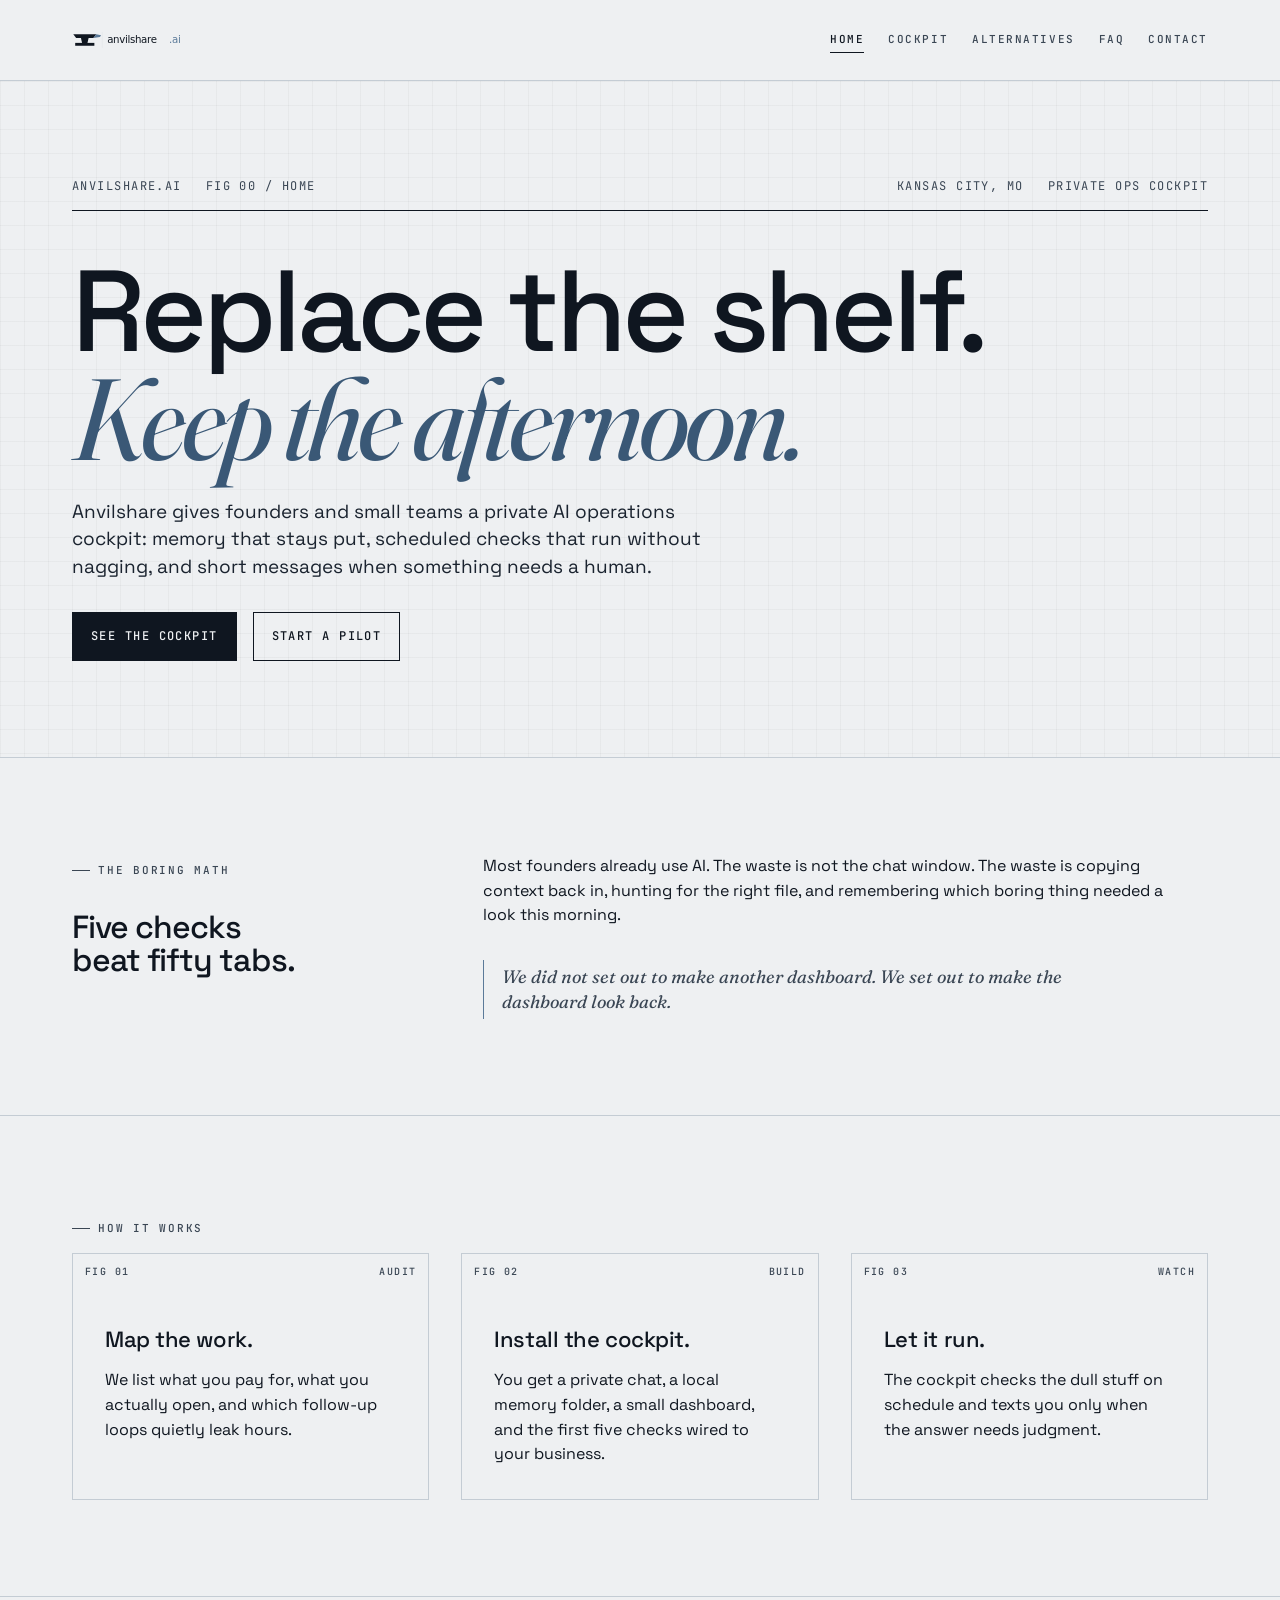
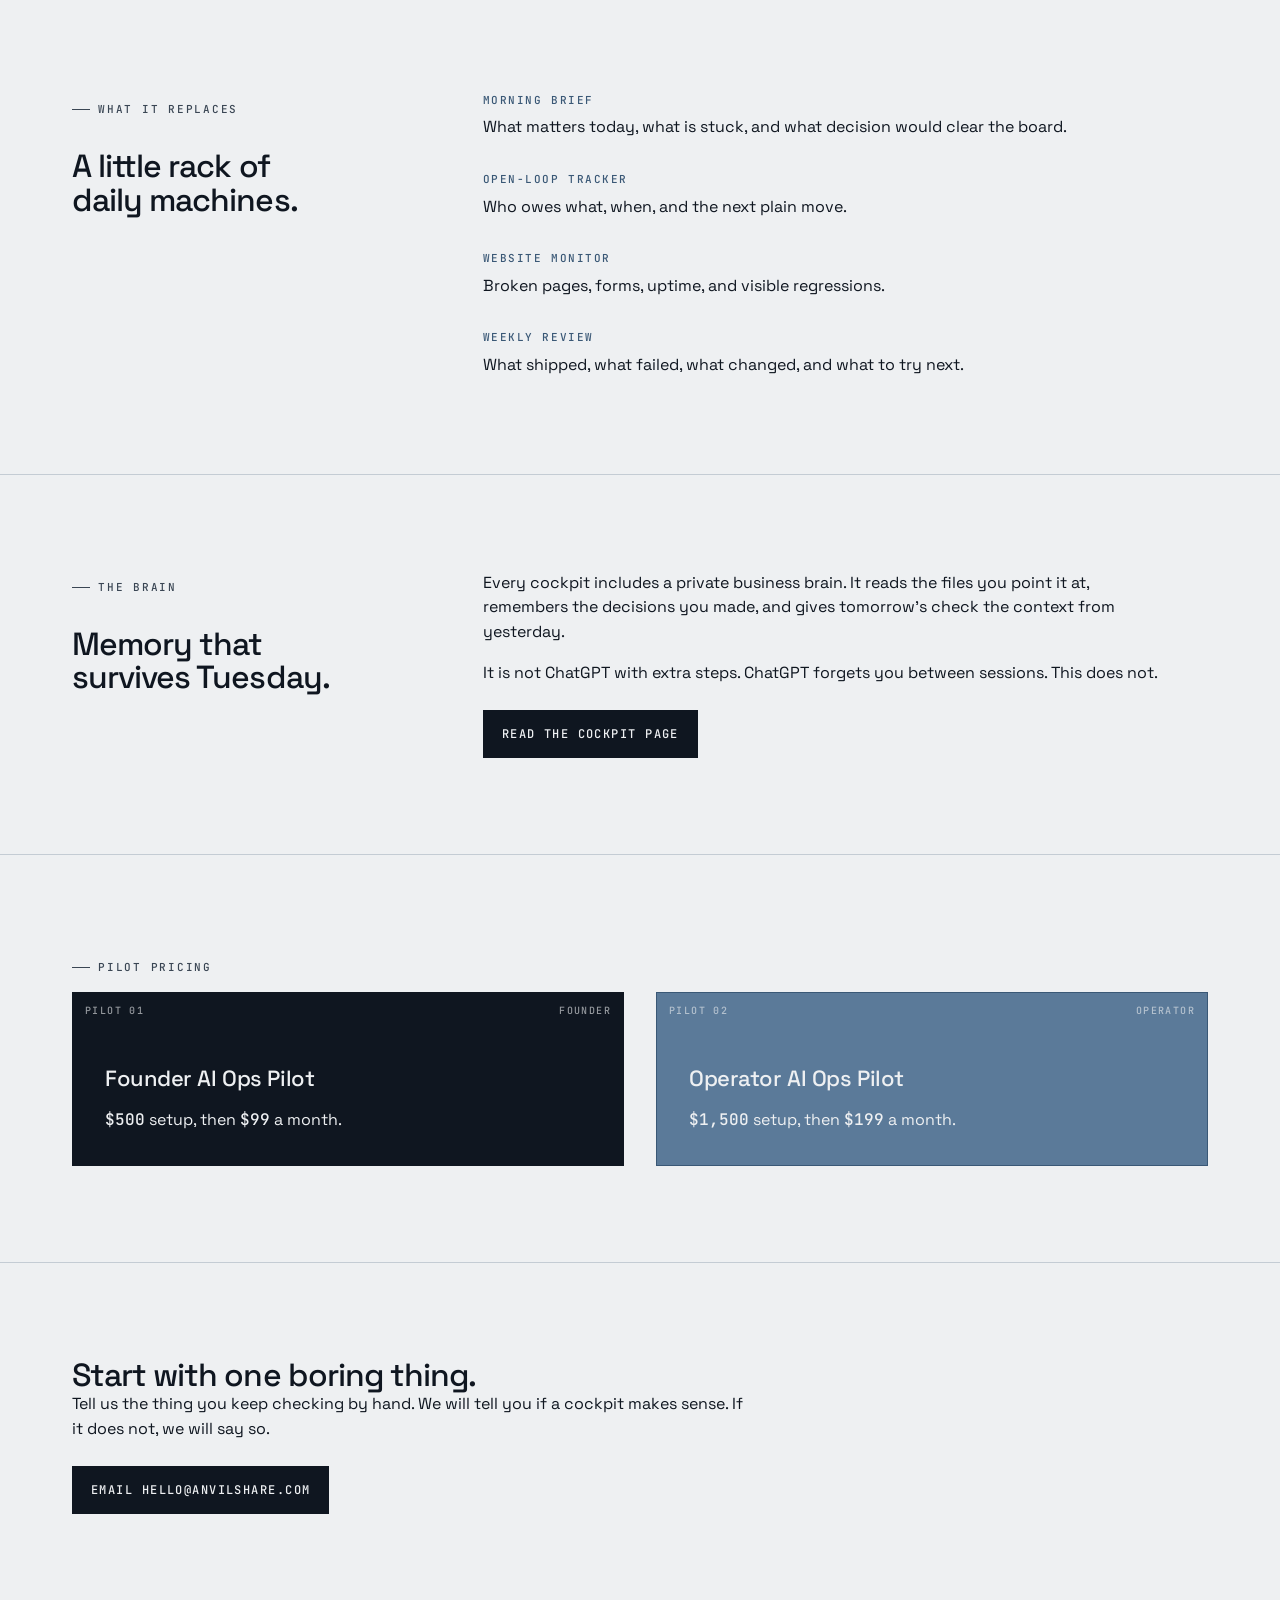
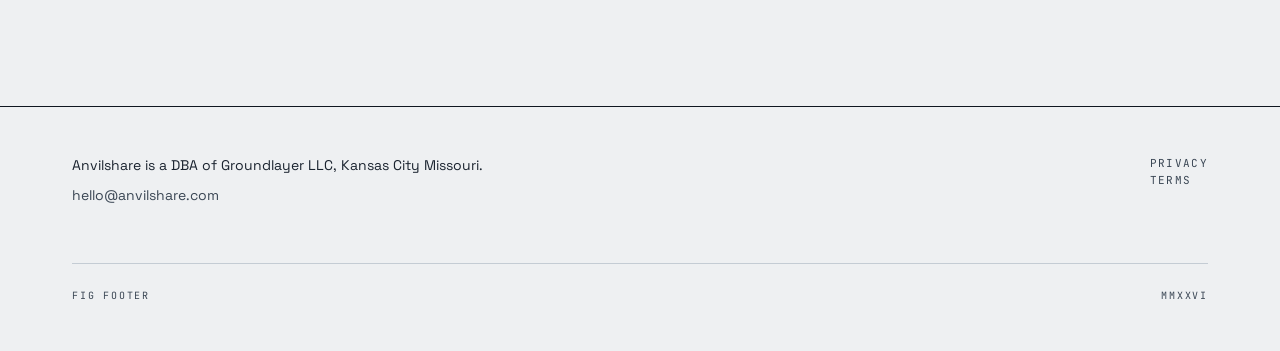
<file: index.html>
<!DOCTYPE html>
<html lang="en">
<head>
  <meta charset="utf-8">
  <meta name="viewport" content="width=device-width, initial-scale=1">
  <title>Anvilshare, private AI operations cockpit</title>
  <meta name="description" content="A private AI operations cockpit for founders and small teams. Memory, scheduled checks, and short messages when something needs a human.">
  <link rel="canonical" href="https://anvilshare.ai/">
  <meta property="og:title" content="Anvilshare, private AI operations cockpit">
  <meta property="og:description" content="A private AI operations cockpit for founders and small teams. Memory, scheduled checks, and short messages when something needs a human.">
  <meta property="og:type" content="website">
  <meta property="og:url" content="https://anvilshare.ai/">
  <meta name="twitter:card" content="summary">
  <link rel="icon" href="/assets/favicon.svg" type="image/svg+xml">
  <link rel="preconnect" href="https://fonts.googleapis.com">
  <link rel="preconnect" href="https://fonts.gstatic.com" crossorigin>
  <link href="https://fonts.googleapis.com/css2?family=Space+Grotesk:wght@300;400;500;600&family=JetBrains+Mono:wght@400;500;600&family=Fraunces:ital,wght@0,400;0,500;1,400;1,500&display=swap" rel="stylesheet">
  <link rel="stylesheet" href="/css/site.css">
</head>
<body>
  <a href="#main" class="skip-link">Skip to content</a>
  <header class="site-header">
    <div class="wrap">
      <a href="/" aria-label="anvilshare.ai home">
        <img src="/assets/logo-primary.svg" alt="anvilshare.ai" class="site-logo" width="320" height="40">
      </a>
      <nav class="site-nav" aria-label="Main">
        <a href="/" aria-current="page">Home</a>
        <a href="/ai-ops-cockpit.html">Cockpit</a>
        <a href="/alternatives.html">Alternatives</a>
        <a href="/faq.html">FAQ</a>
        <a href="/contact.html">Contact</a>
      </nav>
    </div>
  </header>
  <main id="main">
    <section class="hero">
      <div class="wrap">
        <div class="meta-row"><div class="l"><span>anvilshare.ai</span><span>fig 00 / home</span></div><div class="r"><span>kansas city, mo</span><span>private ops cockpit</span></div></div>
        <h1 class="display">Replace the shelf.<br><span class="italic">Keep the afternoon.</span></h1>
        <p class="lede">Anvilshare gives founders and small teams a private AI operations cockpit: memory that stays put, scheduled checks that run without nagging, and short messages when something needs a human.</p>
        <div class="cta-row"><a class="btn btn-primary" href="/ai-ops-cockpit.html">See the cockpit</a><a class="btn btn-secondary" href="/contact.html">Start a pilot</a></div>
      </div>
    </section>
    <section class="section"><div class="wrap measure-row"><div><span class="eyebrow">The boring math</span><h2 class="section-title">Five checks beat fifty tabs.</h2></div><div><p>Most founders already use AI. The waste is not the chat window. The waste is copying context back in, hunting for the right file, and remembering which boring thing needed a look this morning.</p><p class="aside">We did not set out to make another dashboard. We set out to make the dashboard look back.</p></div></div></section>
    <section class="section"><div class="wrap"><span class="eyebrow">How it works</span><div class="grid-3">
      <article class="plate"><span class="corner tl">fig 01</span><span class="corner tr">audit</span><div class="plate-body"><h3>Map the work.</h3><p>We list what you pay for, what you actually open, and which follow-up loops quietly leak hours.</p></div></article>
      <article class="plate"><span class="corner tl">fig 02</span><span class="corner tr">build</span><div class="plate-body"><h3>Install the cockpit.</h3><p>You get a private chat, a local memory folder, a small dashboard, and the first five checks wired to your business.</p></div></article>
      <article class="plate"><span class="corner tl">fig 03</span><span class="corner tr">watch</span><div class="plate-body"><h3>Let it run.</h3><p>The cockpit checks the dull stuff on schedule and texts you only when the answer needs judgment.</p></div></article>
    </div></div></section>
    <section class="section"><div class="wrap measure-row"><div><span class="eyebrow">What it replaces</span><h2 class="section-title">A little rack of daily machines.</h2></div><ul class="flat-list"><li><h4>Morning brief</h4><p>What matters today, what is stuck, and what decision would clear the board.</p></li><li><h4>Open-loop tracker</h4><p>Who owes what, when, and the next plain move.</p></li><li><h4>Website monitor</h4><p>Broken pages, forms, uptime, and visible regressions.</p></li><li><h4>Weekly review</h4><p>What shipped, what failed, what changed, and what to try next.</p></li></ul></div></section>
    <section class="section" id="brain"><div class="wrap measure-row"><div><span class="eyebrow">The brain</span><h2 class="section-title">Memory that survives Tuesday.</h2></div><div><p>Every cockpit includes a private business brain. It reads the files you point it at, remembers the decisions you made, and gives tomorrow's check the context from yesterday.</p><p>It is not ChatGPT with extra steps. ChatGPT forgets you between sessions. This does not.</p><div class="cta-row"><a class="btn btn-primary" href="/ai-ops-cockpit.html">Read the cockpit page</a></div></div></div></section>
    <section class="section"><div class="wrap"><span class="eyebrow">Pilot pricing</span><div class="grid-2"><article class="plate dark"><span class="corner tl">pilot 01</span><span class="corner tr">founder</span><div class="plate-body"><h3>Founder AI Ops Pilot</h3><p><span class="mono-num">$500</span> setup, then <span class="mono-num">$99</span> a month.</p></div></article><article class="plate steel"><span class="corner tl">pilot 02</span><span class="corner tr">operator</span><div class="plate-body"><h3>Operator AI Ops Pilot</h3><p><span class="mono-num">$1,500</span> setup, then <span class="mono-num">$199</span> a month.</p></div></article></div></div></section>
    <section class="section"><div class="wrap"><h2>Start with one boring thing.</h2><p>Tell us the thing you keep checking by hand. We will tell you if a cockpit makes sense. If it does not, we will say so.</p><div class="cta-row"><a class="btn btn-primary" href="mailto:hello@anvilshare.com?subject=Anvilshare%20pilot">Email hello@anvilshare.com</a></div></div></section>
  </main>
  <footer class="site-footer">
    <div class="wrap">
      <div class="col">
        <p>Anvilshare is a DBA of Groundlayer LLC, Kansas City Missouri.</p>
        <p><a href="mailto:hello@anvilshare.com">hello@anvilshare.com</a></p>
      </div>
      <div class="col">
        <a href="/privacy.html">Privacy</a><br>
        <a href="/terms.html">Terms</a>
      </div>
      <div class="footer-fig">
        <span>fig footer</span>
        <span>MMXXVI</span>
      </div>
    </div>
  </footer>
<script type="application/ld+json">{"@context":"https://schema.org","@type":"Organization","name":"Anvilshare","url":"https://anvilshare.ai","email":"hello@anvilshare.com","parentOrganization":{"@type":"Organization","name":"Groundlayer LLC"}}</script>
</body>
</html>
</file>
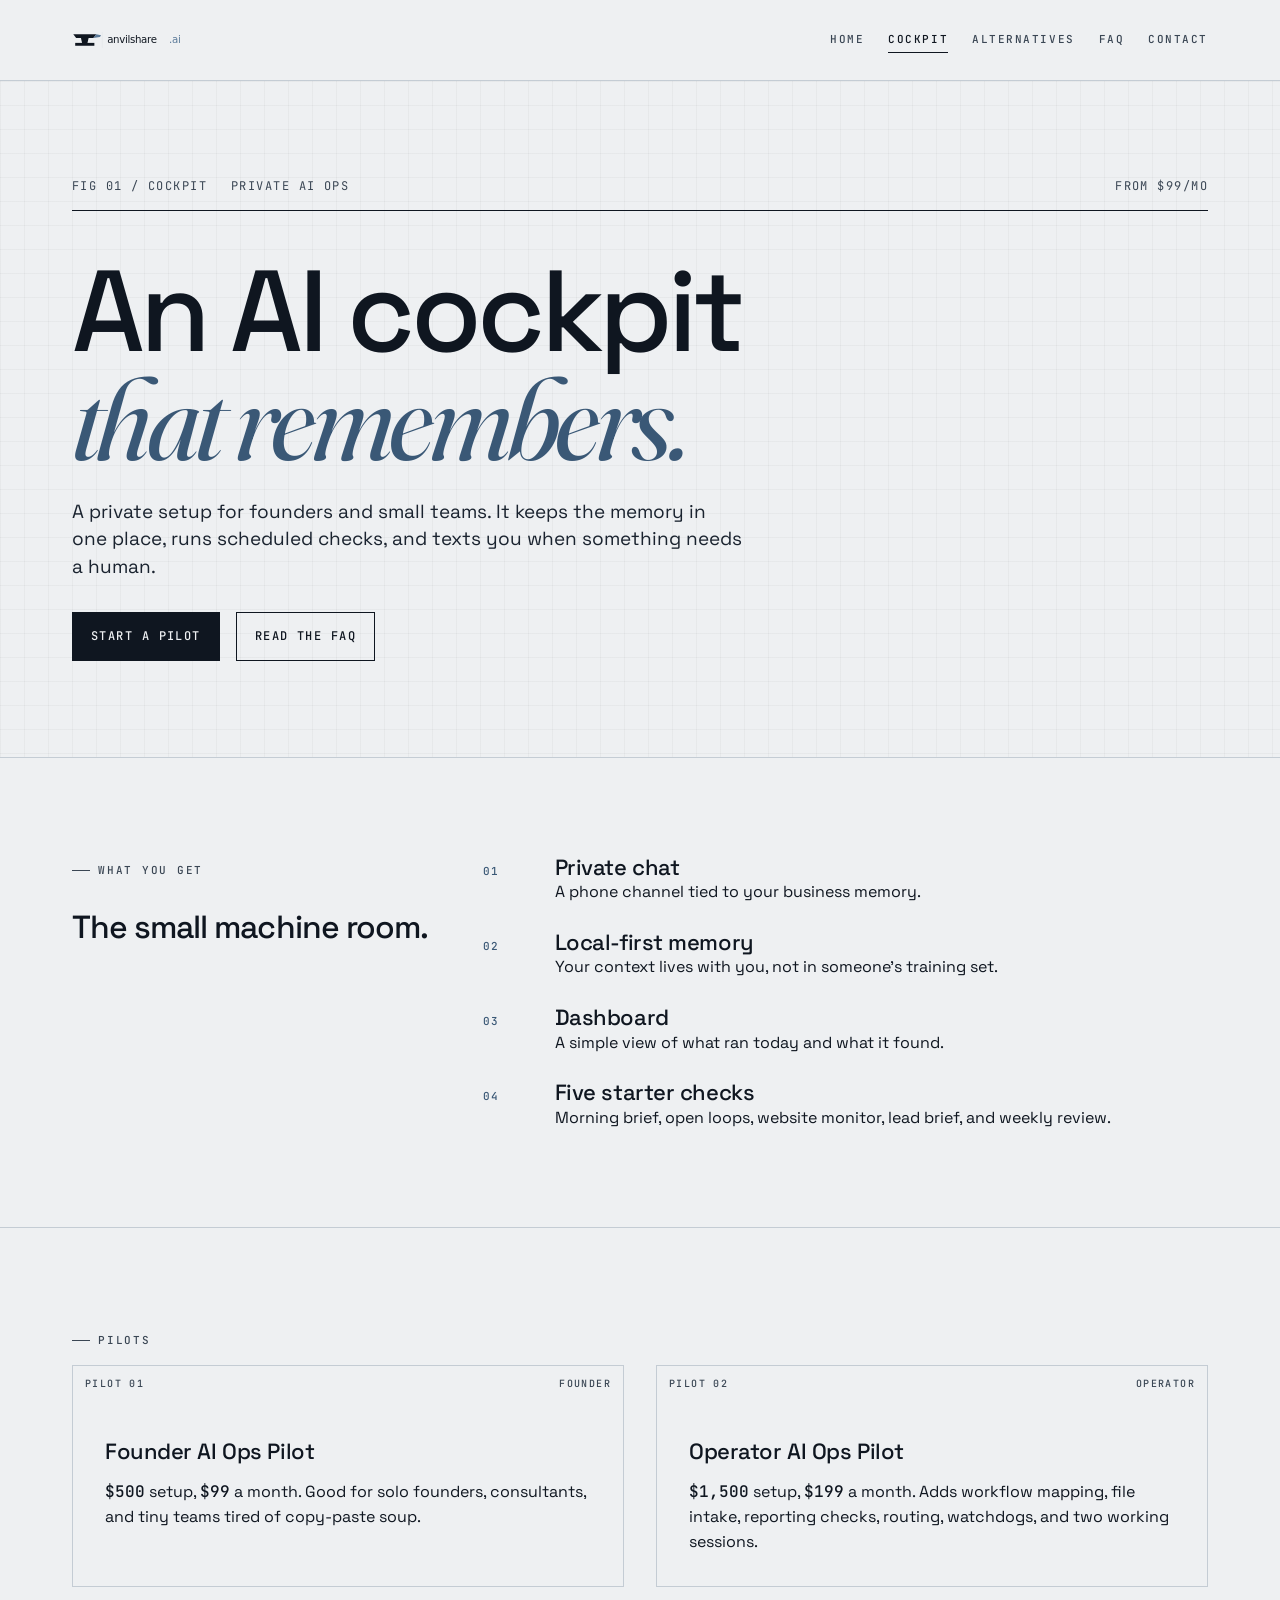
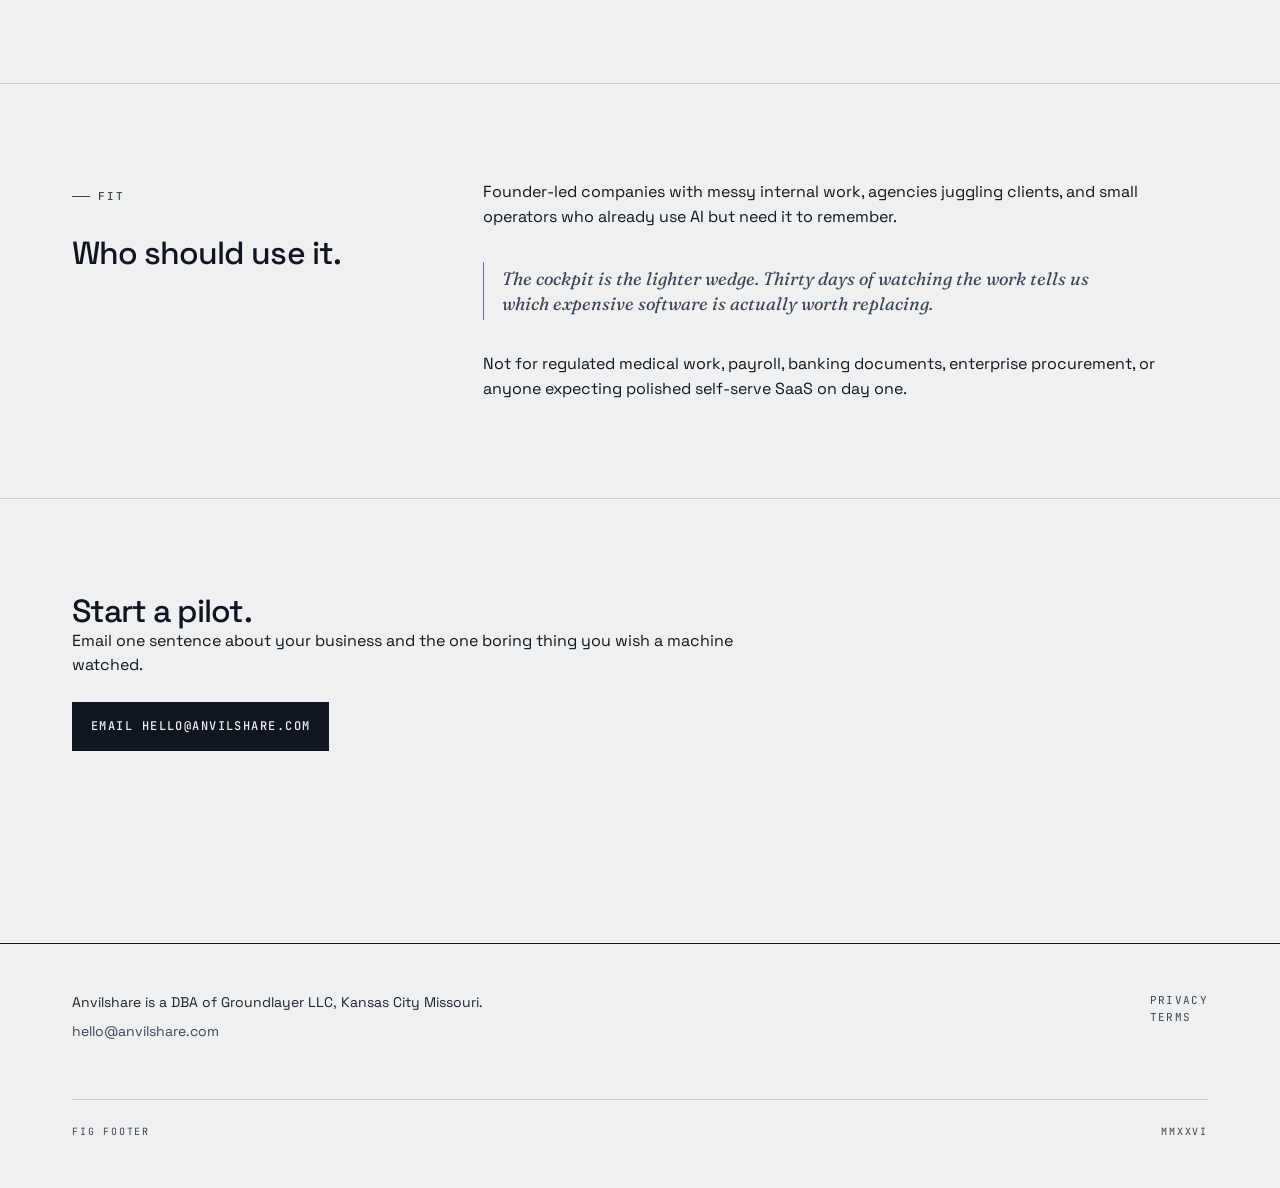
<file: ai-ops-cockpit.html>
<!DOCTYPE html>
<html lang="en">
<head>
  <meta charset="utf-8">
  <meta name="viewport" content="width=device-width, initial-scale=1">
  <title>AI Ops Cockpit by Anvilshare</title>
  <meta name="description" content="A private AI operations cockpit for founders and small teams. Memory, scheduled checks, a simple dashboard, and five starter automations.">
  <link rel="canonical" href="https://anvilshare.ai/ai-ops-cockpit.html">
  <meta property="og:title" content="AI Ops Cockpit by Anvilshare">
  <meta property="og:description" content="A private AI operations cockpit for founders and small teams. Memory, scheduled checks, a simple dashboard, and five starter automations.">
  <meta property="og:type" content="website">
  <meta property="og:url" content="https://anvilshare.ai/ai-ops-cockpit.html">
  <meta name="twitter:card" content="summary">
  <link rel="icon" href="/assets/favicon.svg" type="image/svg+xml">
  <link rel="preconnect" href="https://fonts.googleapis.com">
  <link rel="preconnect" href="https://fonts.gstatic.com" crossorigin>
  <link href="https://fonts.googleapis.com/css2?family=Space+Grotesk:wght@300;400;500;600&family=JetBrains+Mono:wght@400;500;600&family=Fraunces:ital,wght@0,400;0,500;1,400;1,500&display=swap" rel="stylesheet">
  <link rel="stylesheet" href="/css/site.css">
</head>
<body>
  <a href="#main" class="skip-link">Skip to content</a>
  <header class="site-header">
    <div class="wrap">
      <a href="/" aria-label="anvilshare.ai home">
        <img src="/assets/logo-primary.svg" alt="anvilshare.ai" class="site-logo" width="320" height="40">
      </a>
      <nav class="site-nav" aria-label="Main">
        <a href="/">Home</a>
        <a href="/ai-ops-cockpit.html" aria-current="page">Cockpit</a>
        <a href="/alternatives.html">Alternatives</a>
        <a href="/faq.html">FAQ</a>
        <a href="/contact.html">Contact</a>
      </nav>
    </div>
  </header>
  <main id="main">
    <section class="hero"><div class="wrap"><div class="meta-row"><div class="l"><span>fig 01 / cockpit</span><span>private ai ops</span></div><div class="r"><span>from $99/mo</span></div></div><h1 class="display">An AI cockpit<br><span class="italic">that remembers.</span></h1><p class="lede">A private setup for founders and small teams. It keeps the memory in one place, runs scheduled checks, and texts you when something needs a human.</p><div class="cta-row"><a class="btn btn-primary" href="/contact.html">Start a pilot</a><a class="btn btn-secondary" href="/faq.html">Read the FAQ</a></div></div></section>
    <section class="section"><div class="wrap measure-row"><div><span class="eyebrow">What you get</span><h2 class="section-title">The small machine room.</h2></div><ul class="num-list"><li data-num="01"><div><h3>Private chat</h3><p>A phone channel tied to your business memory.</p></div></li><li data-num="02"><div><h3>Local-first memory</h3><p>Your context lives with you, not in someone's training set.</p></div></li><li data-num="03"><div><h3>Dashboard</h3><p>A simple view of what ran today and what it found.</p></div></li><li data-num="04"><div><h3>Five starter checks</h3><p>Morning brief, open loops, website monitor, lead brief, and weekly review.</p></div></li></ul></div></section>
    <section class="section"><div class="wrap"><span class="eyebrow">Pilots</span><div class="grid-2"><article class="plate"><span class="corner tl">pilot 01</span><span class="corner tr">founder</span><div class="plate-body"><h3>Founder AI Ops Pilot</h3><p><span class="mono-num">$500</span> setup, <span class="mono-num">$99</span> a month. Good for solo founders, consultants, and tiny teams tired of copy-paste soup.</p></div></article><article class="plate"><span class="corner tl">pilot 02</span><span class="corner tr">operator</span><div class="plate-body"><h3>Operator AI Ops Pilot</h3><p><span class="mono-num">$1,500</span> setup, <span class="mono-num">$199</span> a month. Adds workflow mapping, file intake, reporting checks, routing, watchdogs, and two working sessions.</p></div></article></div></div></section>
    <section class="section"><div class="wrap measure-row"><div><span class="eyebrow">Fit</span><h2 class="section-title">Who should use it.</h2></div><div><p>Founder-led companies with messy internal work, agencies juggling clients, and small operators who already use AI but need it to remember.</p><p class="aside">The cockpit is the lighter wedge. Thirty days of watching the work tells us which expensive software is actually worth replacing.</p><p>Not for regulated medical work, payroll, banking documents, enterprise procurement, or anyone expecting polished self-serve SaaS on day one.</p></div></div></section>
    <section class="section"><div class="wrap"><h2>Start a pilot.</h2><p>Email one sentence about your business and the one boring thing you wish a machine watched.</p><div class="cta-row"><a class="btn btn-primary" href="mailto:hello@anvilshare.com?subject=AI%20Ops%20Cockpit%20pilot">Email hello@anvilshare.com</a></div></div></section>
  </main>
  <footer class="site-footer">
    <div class="wrap">
      <div class="col">
        <p>Anvilshare is a DBA of Groundlayer LLC, Kansas City Missouri.</p>
        <p><a href="mailto:hello@anvilshare.com">hello@anvilshare.com</a></p>
      </div>
      <div class="col">
        <a href="/privacy.html">Privacy</a><br>
        <a href="/terms.html">Terms</a>
      </div>
      <div class="footer-fig">
        <span>fig footer</span>
        <span>MMXXVI</span>
      </div>
    </div>
  </footer>
<script type="application/ld+json">{"@context":"https://schema.org","@type":"Service","name":"AI Ops Cockpit","provider":{"@type":"Organization","name":"Anvilshare","url":"https://anvilshare.ai"},"areaServed":"United States"}</script>
</body>
</html>
</file>
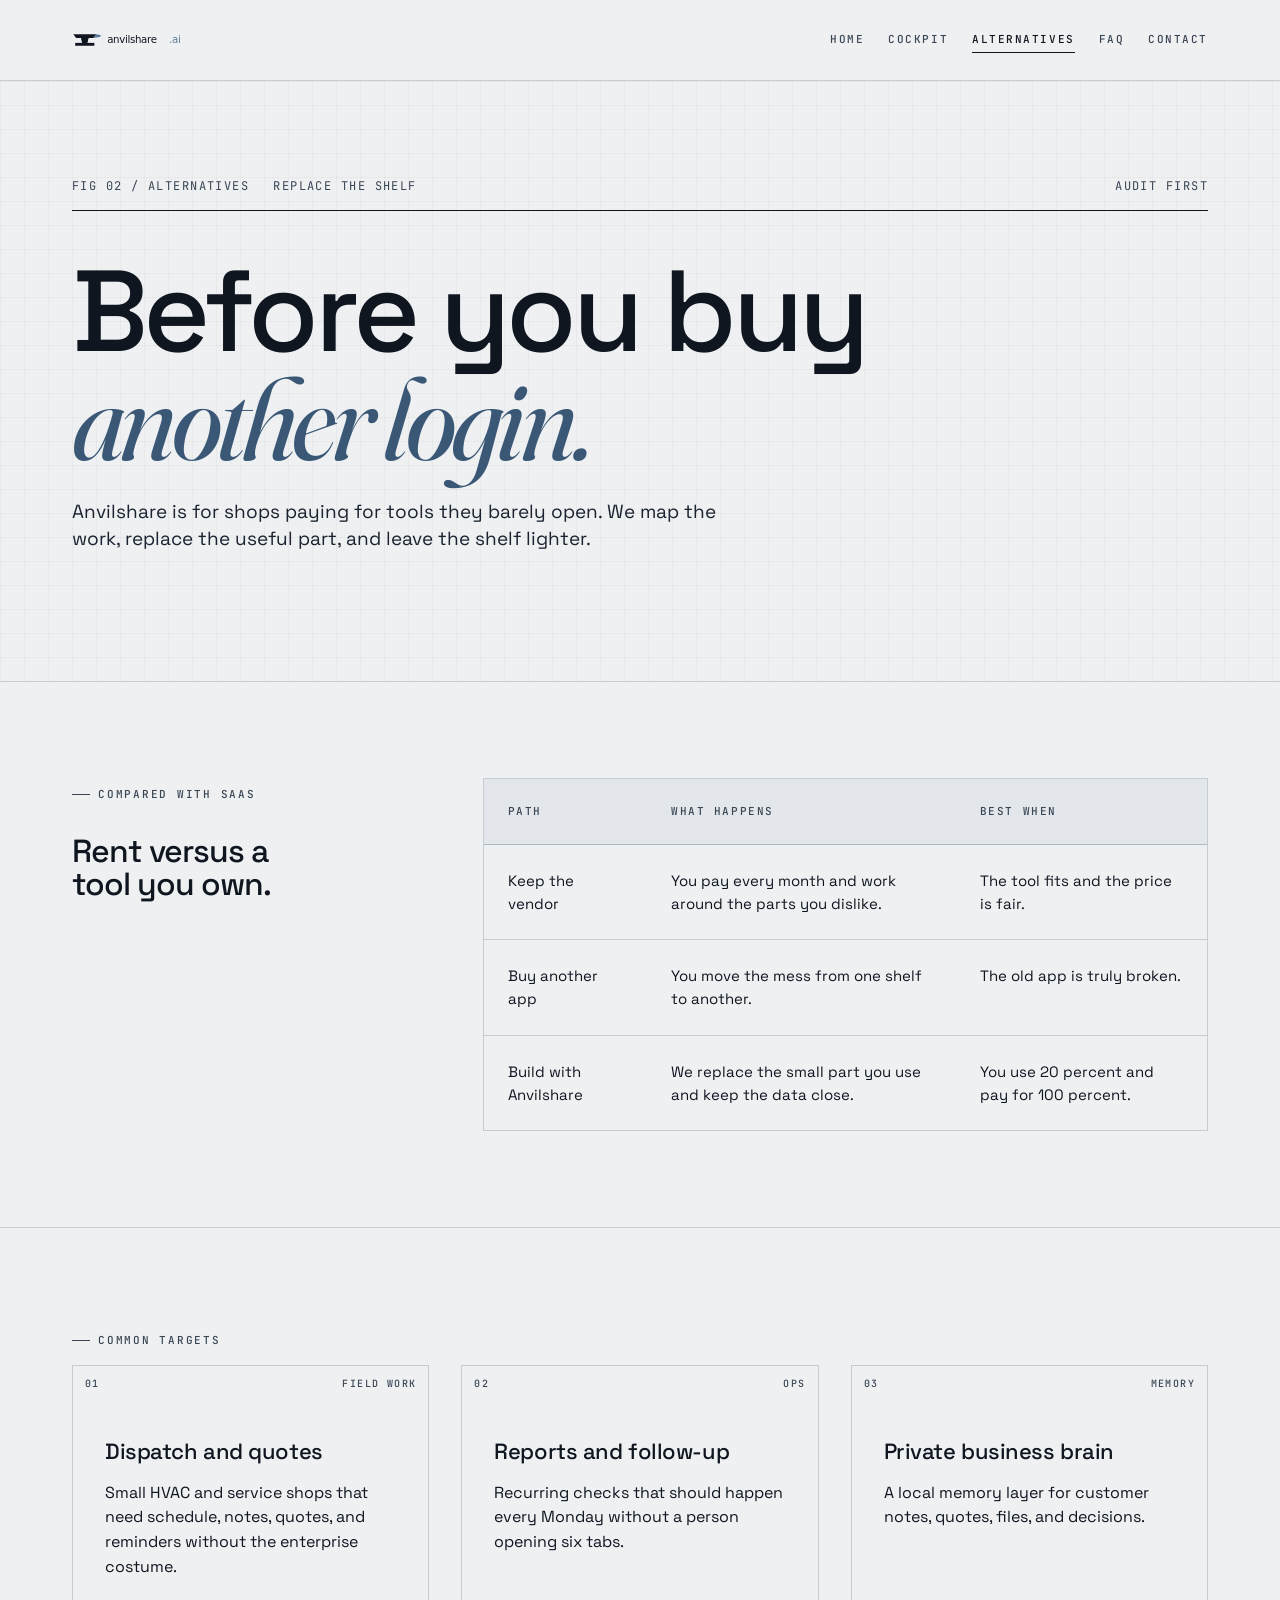
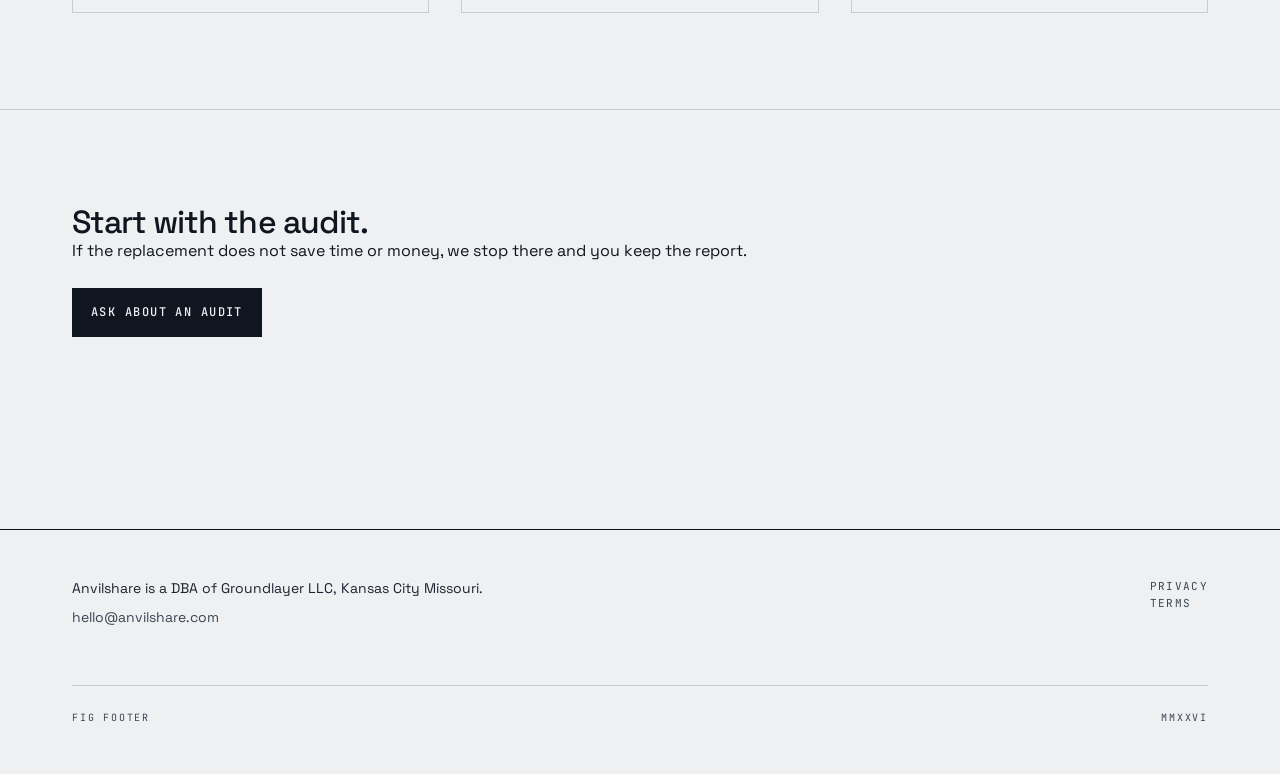
<file: alternatives.html>
<!DOCTYPE html>
<html lang="en">
<head>
  <meta charset="utf-8">
  <meta name="viewport" content="width=device-width, initial-scale=1">
  <title>Anvilshare alternatives to expensive SaaS</title>
  <meta name="description" content="Compare renting another SaaS tool with replacing the small useful part you actually need.">
  <link rel="canonical" href="https://anvilshare.ai/alternatives.html">
  <meta property="og:title" content="Anvilshare alternatives to expensive SaaS">
  <meta property="og:description" content="Compare renting another SaaS tool with replacing the small useful part you actually need.">
  <meta property="og:type" content="website">
  <meta property="og:url" content="https://anvilshare.ai/alternatives.html">
  <meta name="twitter:card" content="summary">
  <link rel="icon" href="/assets/favicon.svg" type="image/svg+xml">
  <link rel="preconnect" href="https://fonts.googleapis.com">
  <link rel="preconnect" href="https://fonts.gstatic.com" crossorigin>
  <link href="https://fonts.googleapis.com/css2?family=Space+Grotesk:wght@300;400;500;600&family=JetBrains+Mono:wght@400;500;600&family=Fraunces:ital,wght@0,400;0,500;1,400;1,500&display=swap" rel="stylesheet">
  <link rel="stylesheet" href="/css/site.css">
</head>
<body>
  <a href="#main" class="skip-link">Skip to content</a>
  <header class="site-header">
    <div class="wrap">
      <a href="/" aria-label="anvilshare.ai home">
        <img src="/assets/logo-primary.svg" alt="anvilshare.ai" class="site-logo" width="320" height="40">
      </a>
      <nav class="site-nav" aria-label="Main">
        <a href="/">Home</a>
        <a href="/ai-ops-cockpit.html">Cockpit</a>
        <a href="/alternatives.html" aria-current="page">Alternatives</a>
        <a href="/faq.html">FAQ</a>
        <a href="/contact.html">Contact</a>
      </nav>
    </div>
  </header>
  <main id="main">
    <section class="hero"><div class="wrap"><div class="meta-row"><div class="l"><span>fig 02 / alternatives</span><span>replace the shelf</span></div><div class="r"><span>audit first</span></div></div><h1 class="display">Before you buy<br><span class="italic">another login.</span></h1><p class="lede">Anvilshare is for shops paying for tools they barely open. We map the work, replace the useful part, and leave the shelf lighter.</p></div></section>
    <section class="section"><div class="wrap measure-row"><div><span class="eyebrow">Compared with SaaS</span><h2 class="section-title">Rent versus a tool you own.</h2></div><div class="table-wrap"><table><thead><tr><th>Path</th><th>What happens</th><th>Best when</th></tr></thead><tbody><tr><td>Keep the vendor</td><td>You pay every month and work around the parts you dislike.</td><td>The tool fits and the price is fair.</td></tr><tr><td>Buy another app</td><td>You move the mess from one shelf to another.</td><td>The old app is truly broken.</td></tr><tr><td>Build with Anvilshare</td><td>We replace the small part you use and keep the data close.</td><td>You use 20 percent and pay for 100 percent.</td></tr></tbody></table></div></div></section>
    <section class="section"><div class="wrap"><span class="eyebrow">Common targets</span><div class="grid-3"><article class="plate"><span class="corner tl">01</span><span class="corner tr">field work</span><div class="plate-body"><h3>Dispatch and quotes</h3><p>Small HVAC and service shops that need schedule, notes, quotes, and reminders without the enterprise costume.</p></div></article><article class="plate"><span class="corner tl">02</span><span class="corner tr">ops</span><div class="plate-body"><h3>Reports and follow-up</h3><p>Recurring checks that should happen every Monday without a person opening six tabs.</p></div></article><article class="plate"><span class="corner tl">03</span><span class="corner tr">memory</span><div class="plate-body"><h3>Private business brain</h3><p>A local memory layer for customer notes, quotes, files, and decisions.</p></div></article></div></div></section>
    <section class="section"><div class="wrap"><h2>Start with the audit.</h2><p>If the replacement does not save time or money, we stop there and you keep the report.</p><div class="cta-row"><a class="btn btn-primary" href="/contact.html">Ask about an audit</a></div></div></section>
  </main>
  <footer class="site-footer">
    <div class="wrap">
      <div class="col">
        <p>Anvilshare is a DBA of Groundlayer LLC, Kansas City Missouri.</p>
        <p><a href="mailto:hello@anvilshare.com">hello@anvilshare.com</a></p>
      </div>
      <div class="col">
        <a href="/privacy.html">Privacy</a><br>
        <a href="/terms.html">Terms</a>
      </div>
      <div class="footer-fig">
        <span>fig footer</span>
        <span>MMXXVI</span>
      </div>
    </div>
  </footer>

<script type="application/ld+json">{"@context":"https://schema.org","@type":"WebPage","name":"Anvilshare alternatives to expensive SaaS","url":"https://anvilshare.ai/alternatives.html","isPartOf":{"@type":"WebSite","name":"Anvilshare","url":"https://anvilshare.ai/"}}</script>
</body>
</html>
</file>
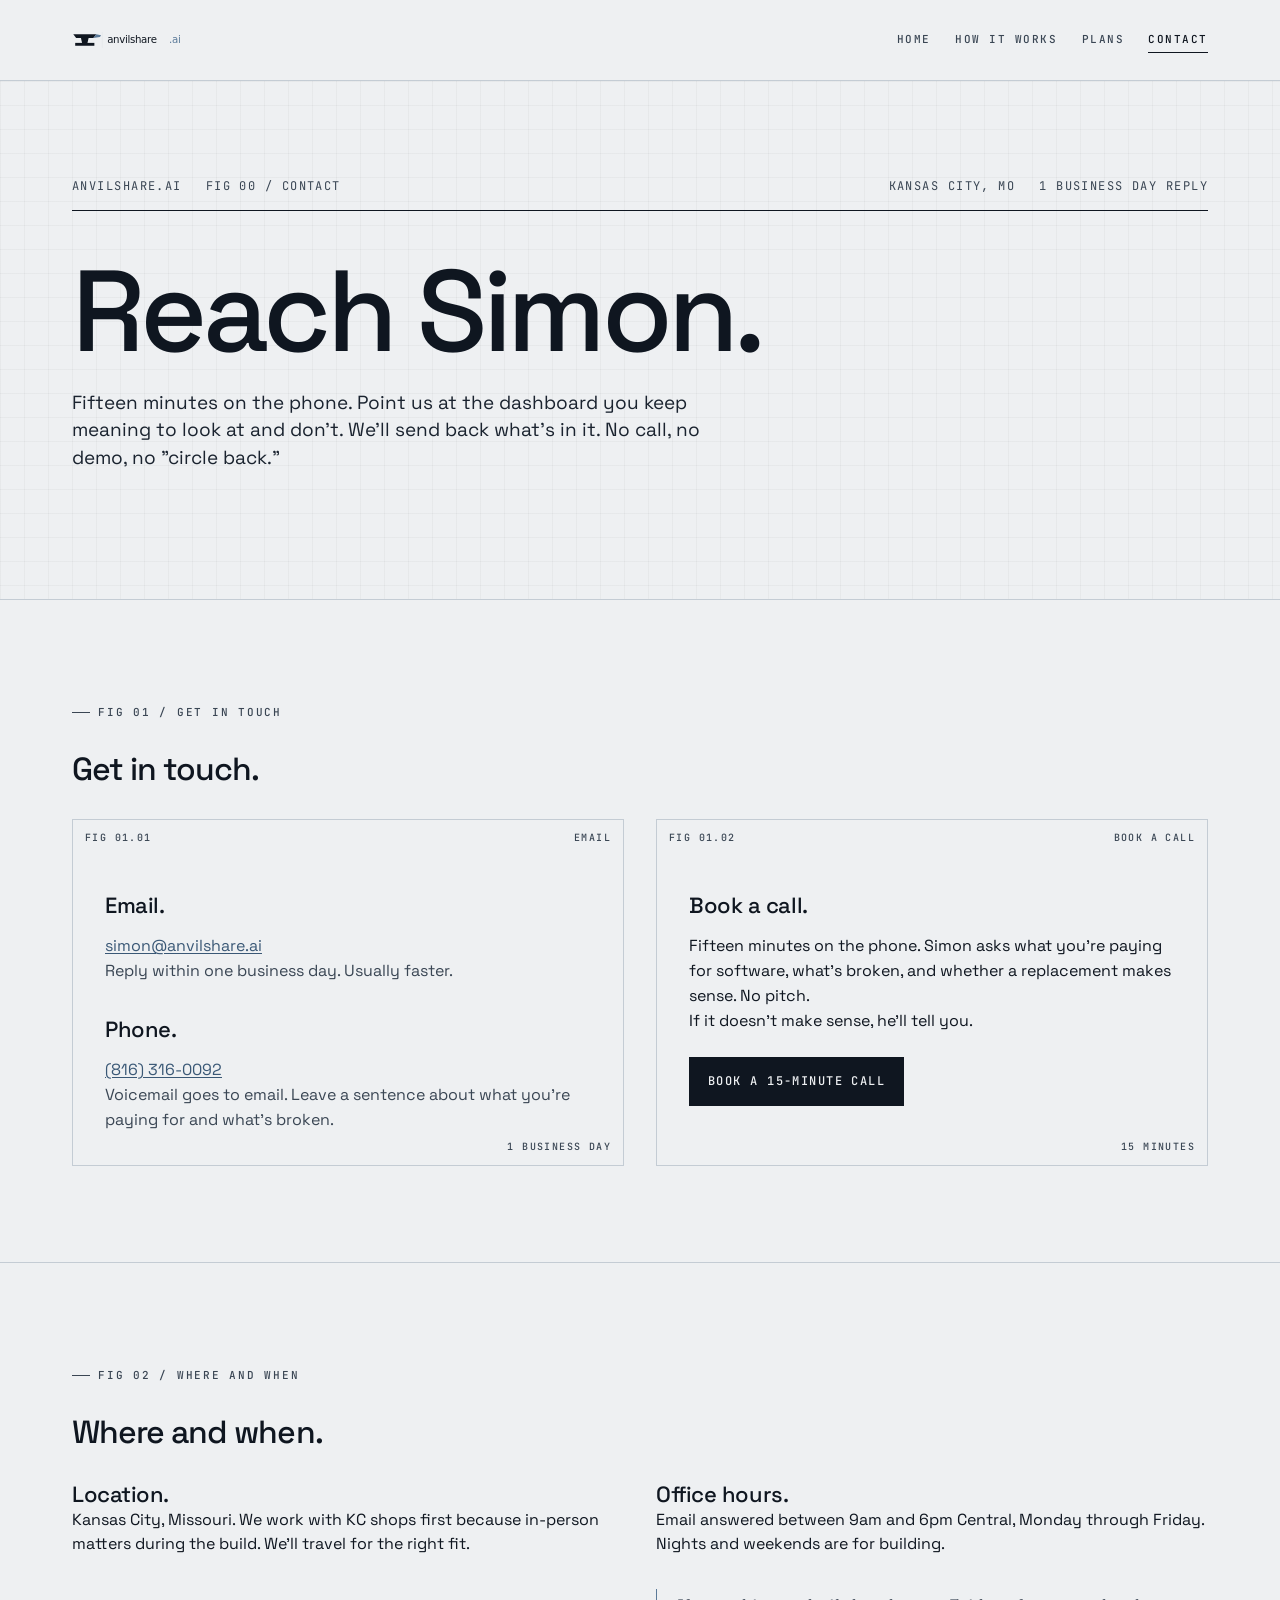
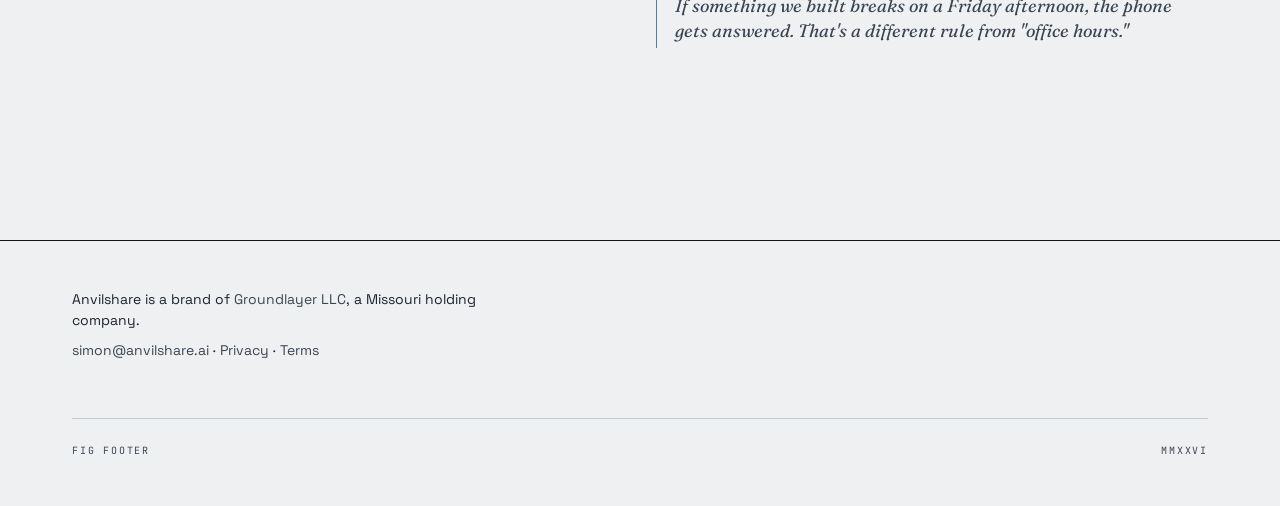
<file: contact.html>
<!DOCTYPE html>
<html lang="en">
<head>
  <meta charset="utf-8">
  <meta name="viewport" content="width=device-width, initial-scale=1">
  <title>Contact - anvilshare.ai</title>
  <meta name="description" content="Email simon@anvilshare.ai. Kansas City. Fifteen minutes on the phone, no demo, no circle back.">
  <meta property="og:title" content="Contact Anvilshare">
  <meta property="og:description" content="Get in touch about a SaaS audit or AI brain build for your Kansas City business.">
  <meta property="og:url" content="https://anvilshare.ai/contact.html">
  <meta property="og:type" content="website">
  <meta name="twitter:card" content="summary">
  <script type="application/ld+json">
{
  "@context": "https://schema.org",
  "@type": "ContactPage",
  "name": "Contact Anvilshare",
  "url": "https://anvilshare.ai/contact.html",
  "isPartOf": { "@type": "WebSite", "name": "Anvilshare", "url": "https://anvilshare.ai/" }
}
</script>
  <link rel="canonical" href="https://anvilshare.ai/contact.html">
  <link rel="icon" href="/assets/favicon.svg" type="image/svg+xml">
  <link rel="preconnect" href="https://fonts.googleapis.com">
  <link rel="preconnect" href="https://fonts.gstatic.com" crossorigin>
  <link href="https://fonts.googleapis.com/css2?family=Space+Grotesk:wght@300;400;500;600&family=JetBrains+Mono:wght@400;500;600&family=Fraunces:ital,wght@0,400;0,500;1,400;1,500&display=swap" rel="stylesheet">
  <link rel="stylesheet" href="/css/site.css">
</head>
<body>

  <a href="#main" class="skip-link">Skip to content</a>

  <header class="site-header">
    <div class="wrap">
      <a href="/" aria-label="anvilshare.ai home">
        <img src="/assets/logo-primary.svg" alt="anvilshare.ai" class="site-logo" width="320" height="40">
      </a>
      <nav class="site-nav" aria-label="Main">
        <a href="/">Home</a>
        <a href="/how-it-works.html">How it works</a>
        <a href="/plans.html">Plans</a>
        <a href="/contact.html" aria-current="page">Contact</a>
      </nav>
    </div>
  </header>

  <main id="main">

    <!-- Hero -->
    <section class="hero">
      <div class="wrap">
        <div class="meta-row">
          <div class="l">
            <span>anvilshare.ai</span>
            <span>fig 00 / contact</span>
          </div>
          <div class="r">
            <span>kansas city, mo</span>
            <span>1 business day reply</span>
          </div>
        </div>

        <h1 class="display">Reach Simon.</h1>

        <p class="lede">Fifteen minutes on the phone. Point us at the dashboard you keep meaning to look at and don't. We'll send back what's in it. No call, no demo, no "circle back."</p>
      </div>
    </section>

    <!-- Contact details -->
    <section class="section">
      <div class="wrap">
        <span class="eyebrow">fig 01 / get in touch</span>
        <h2 class="section-title">Get in touch.</h2>

        <div class="grid-2">
          <article class="plate">
            <span class="corner tl">fig 01.01</span>
            <span class="corner tr">email</span>
            <span class="corner br">1 business day</span>
            <div class="plate-body">
              <h3>Email.</h3>
              <p><a href="mailto:simon@anvilshare.ai">simon@anvilshare.ai</a></p>
              <p class="text-graphite">Reply within one business day. Usually faster.</p>

              <h3 style="margin-top: var(--space-4);">Phone.</h3>
              <p><a href="tel:+18163160092">(816) 316-0092</a></p>
              <p class="text-graphite">Voicemail goes to email. Leave a sentence about what you're paying for and what's broken.</p>
            </div>
          </article>

          <article class="plate">
            <span class="corner tl">fig 01.02</span>
            <span class="corner tr">book a call</span>
            <span class="corner br">15 minutes</span>
            <div class="plate-body">
              <h3>Book a call.</h3>
              <p>Fifteen minutes on the phone. Simon asks what you're paying for software, what's broken, and whether a replacement makes sense. No pitch.</p>
              <p>If it doesn't make sense, he'll tell you.</p>
              <div class="cta-row">
                <a class="btn btn-primary" href="mailto:simon@anvilshare.ai?subject=Anvilshare%20intro%20call">Book a 15-minute call</a>
              </div>
            </div>
          </article>
        </div>
      </div>
    </section>

    <!-- Where and when -->
    <section class="section">
      <div class="wrap">
        <span class="eyebrow">fig 02 / where and when</span>
        <h2 class="section-title">Where and when.</h2>

        <div class="grid-2">
          <div>
            <h3>Location.</h3>
            <p>Kansas City, Missouri. We work with KC shops first because in-person matters during the build. We'll travel for the right fit.</p>
          </div>

          <div>
            <h3>Office hours.</h3>
            <p>Email answered between 9am and 6pm Central, Monday through Friday. Nights and weekends are for building.</p>

            <p class="aside">If something we built breaks on a Friday afternoon, the phone gets answered. That's a different rule from "office hours."</p>
          </div>
        </div>
      </div>
    </section>

  </main>

  <footer class="site-footer">
    <div class="wrap">
      <div class="col">
        <p>Anvilshare is a brand of <a href="https://groundlayer.co">Groundlayer LLC</a>, a Missouri holding company.</p>
        <p><a href="mailto:simon@anvilshare.ai">simon@anvilshare.ai</a> &middot; <a href="/privacy.html">Privacy</a> &middot; <a href="/terms.html">Terms</a></p>
      </div>
      <div class="footer-fig">
        <span>fig footer</span>
        <span>MMXXVI</span>
      </div>
    </div>
  </footer>

</body>
</html>
</file>
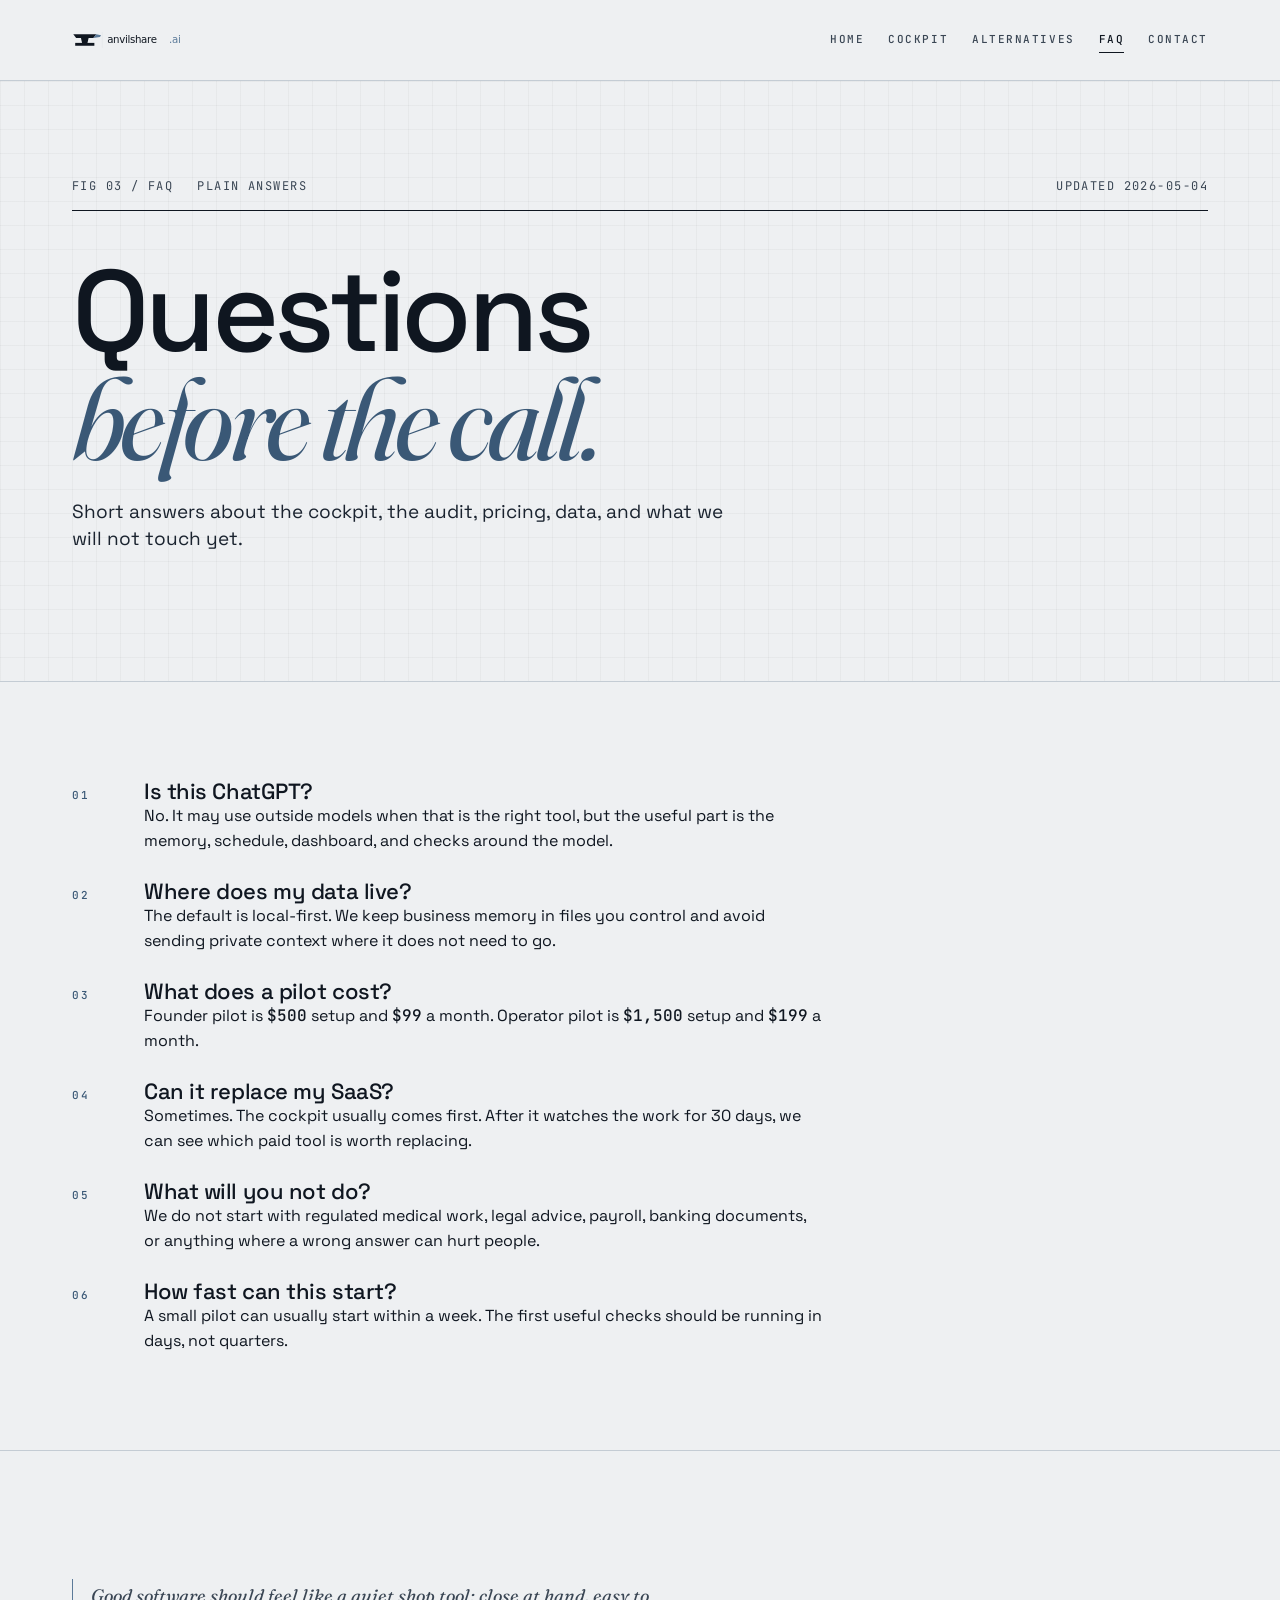
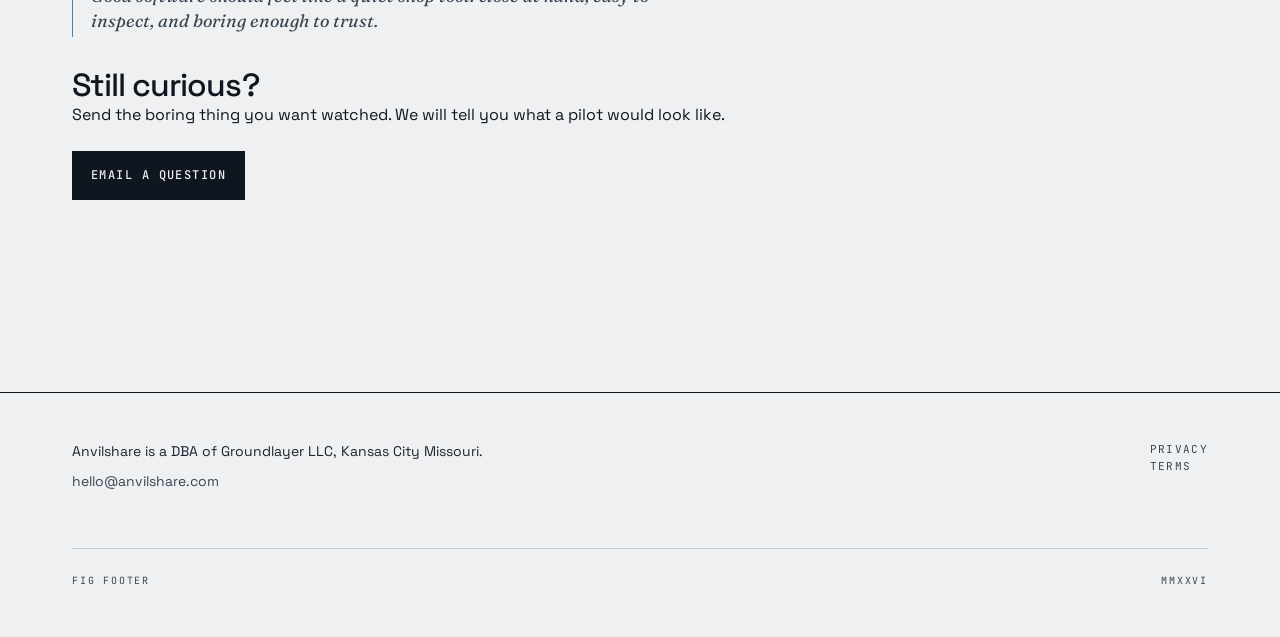
<file: faq.html>
<!DOCTYPE html>
<html lang="en">
<head>
  <meta charset="utf-8">
  <meta name="viewport" content="width=device-width, initial-scale=1">
  <title>Anvilshare FAQ</title>
  <meta name="description" content="Plain answers about Anvilshare pilots, private memory, pricing, data, and what we will not touch yet.">
  <link rel="canonical" href="https://anvilshare.ai/faq.html">
  <meta property="og:title" content="Anvilshare FAQ">
  <meta property="og:description" content="Plain answers about Anvilshare pilots, private memory, pricing, data, and what we will not touch yet.">
  <meta property="og:type" content="website">
  <meta property="og:url" content="https://anvilshare.ai/faq.html">
  <meta name="twitter:card" content="summary">
  <link rel="icon" href="/assets/favicon.svg" type="image/svg+xml">
  <link rel="preconnect" href="https://fonts.googleapis.com">
  <link rel="preconnect" href="https://fonts.gstatic.com" crossorigin>
  <link href="https://fonts.googleapis.com/css2?family=Space+Grotesk:wght@300;400;500;600&family=JetBrains+Mono:wght@400;500;600&family=Fraunces:ital,wght@0,400;0,500;1,400;1,500&display=swap" rel="stylesheet">
  <link rel="stylesheet" href="/css/site.css">
</head>
<body>
  <a href="#main" class="skip-link">Skip to content</a>
  <header class="site-header">
    <div class="wrap">
      <a href="/" aria-label="anvilshare.ai home">
        <img src="/assets/logo-primary.svg" alt="anvilshare.ai" class="site-logo" width="320" height="40">
      </a>
      <nav class="site-nav" aria-label="Main">
        <a href="/">Home</a>
        <a href="/ai-ops-cockpit.html">Cockpit</a>
        <a href="/alternatives.html">Alternatives</a>
        <a href="/faq.html" aria-current="page">FAQ</a>
        <a href="/contact.html">Contact</a>
      </nav>
    </div>
  </header>
  <main id="main">
    <section class="hero"><div class="wrap"><div class="meta-row"><div class="l"><span>fig 03 / faq</span><span>plain answers</span></div><div class="r"><span>updated 2026-05-04</span></div></div><h1 class="display">Questions<br><span class="italic">before the call.</span></h1><p class="lede">Short answers about the cockpit, the audit, pricing, data, and what we will not touch yet.</p></div></section>
    <section class="section"><div class="wrap"><ul class="num-list"><li data-num="01"><div><h3>Is this ChatGPT?</h3><p>No. It may use outside models when that is the right tool, but the useful part is the memory, schedule, dashboard, and checks around the model.</p></div></li><li data-num="02"><div><h3>Where does my data live?</h3><p>The default is local-first. We keep business memory in files you control and avoid sending private context where it does not need to go.</p></div></li><li data-num="03"><div><h3>What does a pilot cost?</h3><p>Founder pilot is <span class="mono-num">$500</span> setup and <span class="mono-num">$99</span> a month. Operator pilot is <span class="mono-num">$1,500</span> setup and <span class="mono-num">$199</span> a month.</p></div></li><li data-num="04"><div><h3>Can it replace my SaaS?</h3><p>Sometimes. The cockpit usually comes first. After it watches the work for 30 days, we can see which paid tool is worth replacing.</p></div></li><li data-num="05"><div><h3>What will you not do?</h3><p>We do not start with regulated medical work, legal advice, payroll, banking documents, or anything where a wrong answer can hurt people.</p></div></li><li data-num="06"><div><h3>How fast can this start?</h3><p>A small pilot can usually start within a week. The first useful checks should be running in days, not quarters.</p></div></li></ul></div></section>
    <section class="section"><div class="wrap"><p class="aside">Good software should feel like a quiet shop tool: close at hand, easy to inspect, and boring enough to trust.</p><h2>Still curious?</h2><p>Send the boring thing you want watched. We will tell you what a pilot would look like.</p><div class="cta-row"><a class="btn btn-primary" href="mailto:hello@anvilshare.com?subject=Anvilshare%20question">Email a question</a></div></div></section>
  </main>
  <footer class="site-footer">
    <div class="wrap">
      <div class="col">
        <p>Anvilshare is a DBA of Groundlayer LLC, Kansas City Missouri.</p>
        <p><a href="mailto:hello@anvilshare.com">hello@anvilshare.com</a></p>
      </div>
      <div class="col">
        <a href="/privacy.html">Privacy</a><br>
        <a href="/terms.html">Terms</a>
      </div>
      <div class="footer-fig">
        <span>fig footer</span>
        <span>MMXXVI</span>
      </div>
    </div>
  </footer>

<script type="application/ld+json">{"@context":"https://schema.org","@type":"FAQPage","name":"Anvilshare FAQ","url":"https://anvilshare.ai/faq.html","isPartOf":{"@type":"WebSite","name":"Anvilshare","url":"https://anvilshare.ai/"}}</script>
</body>
</html>
</file>
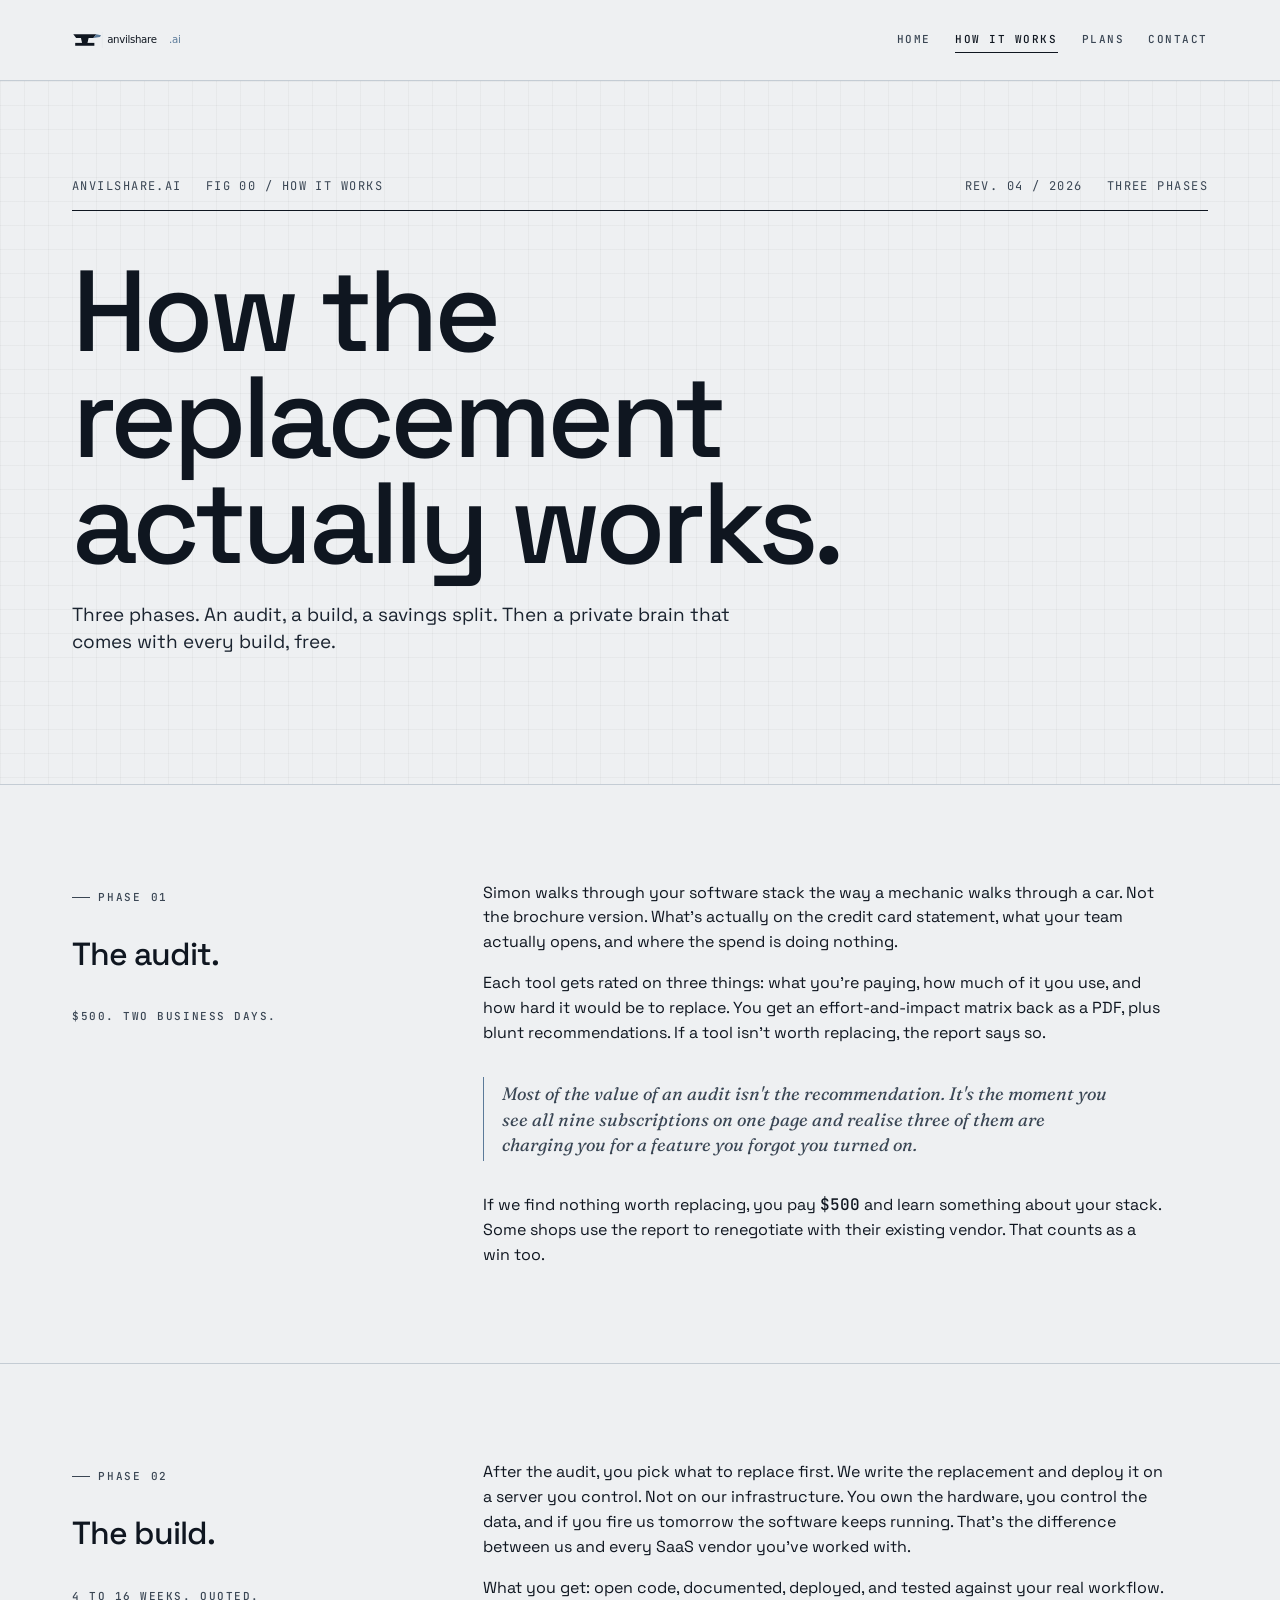
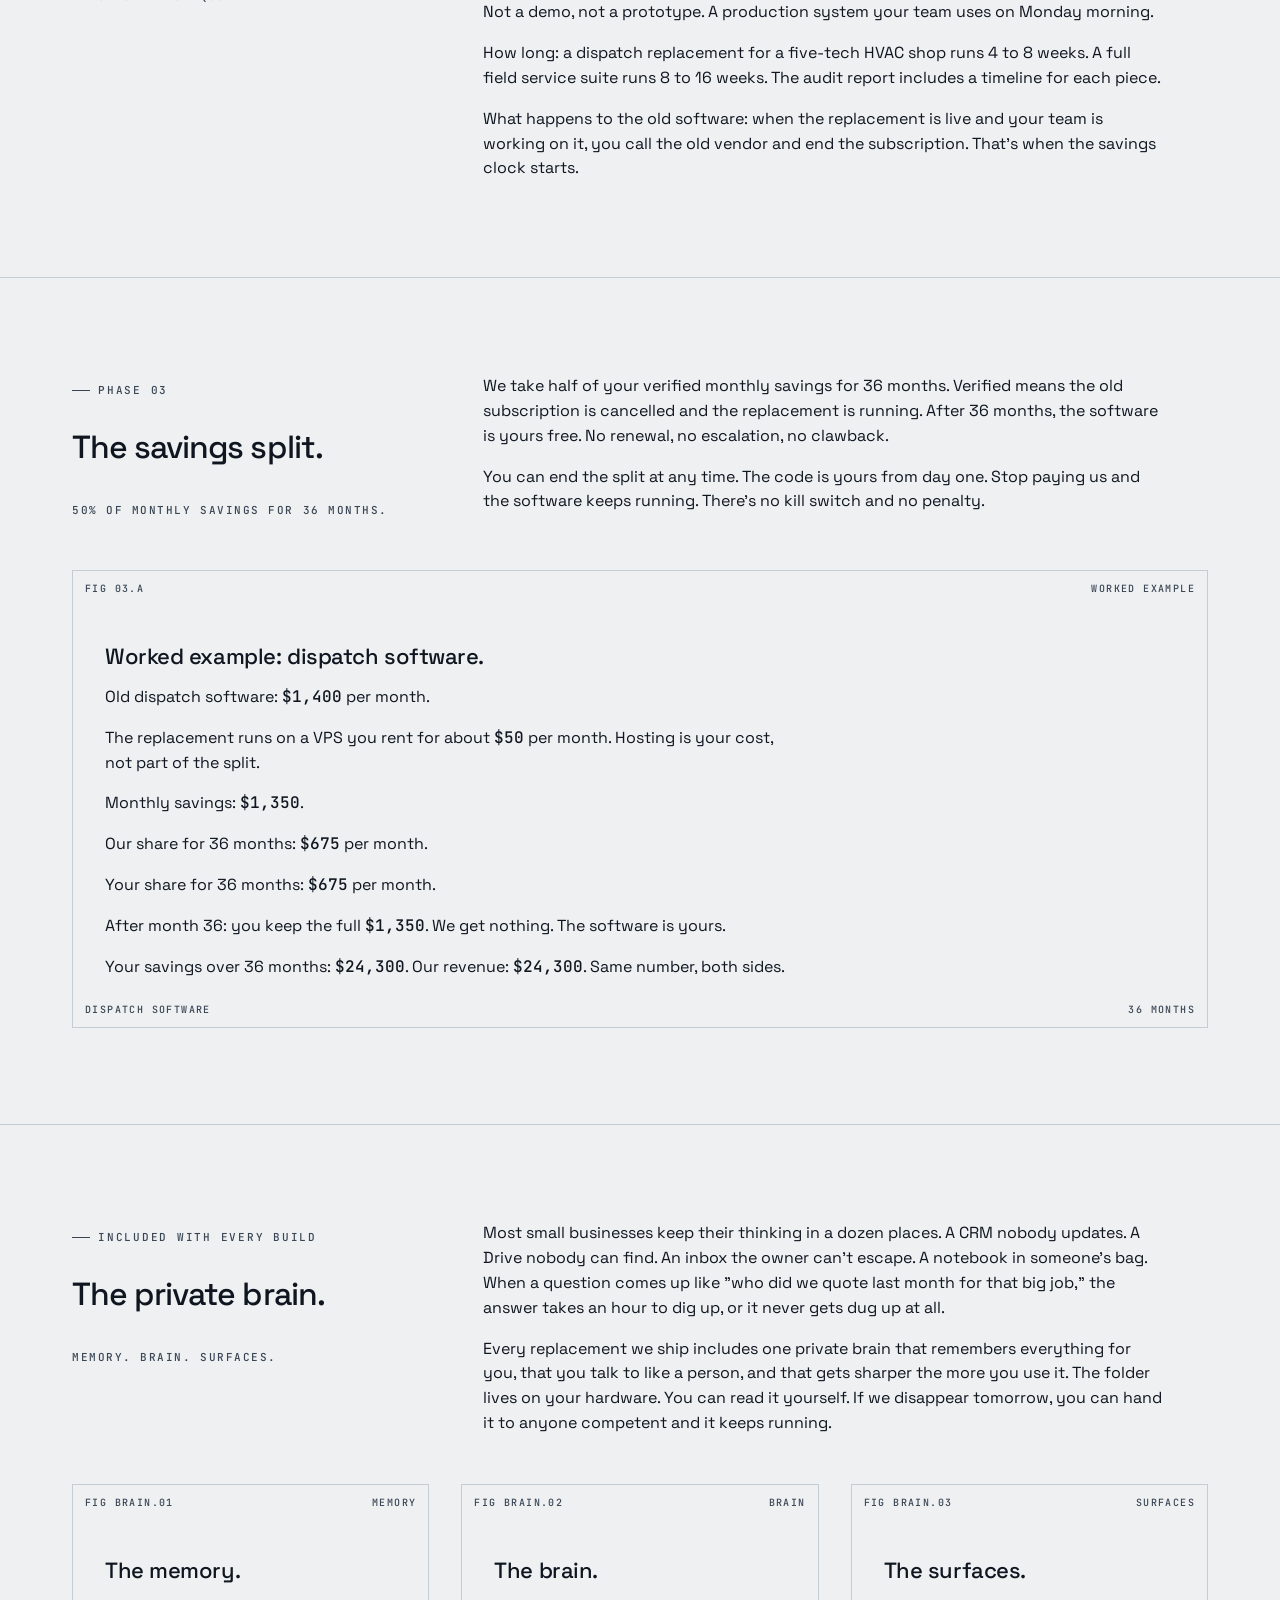
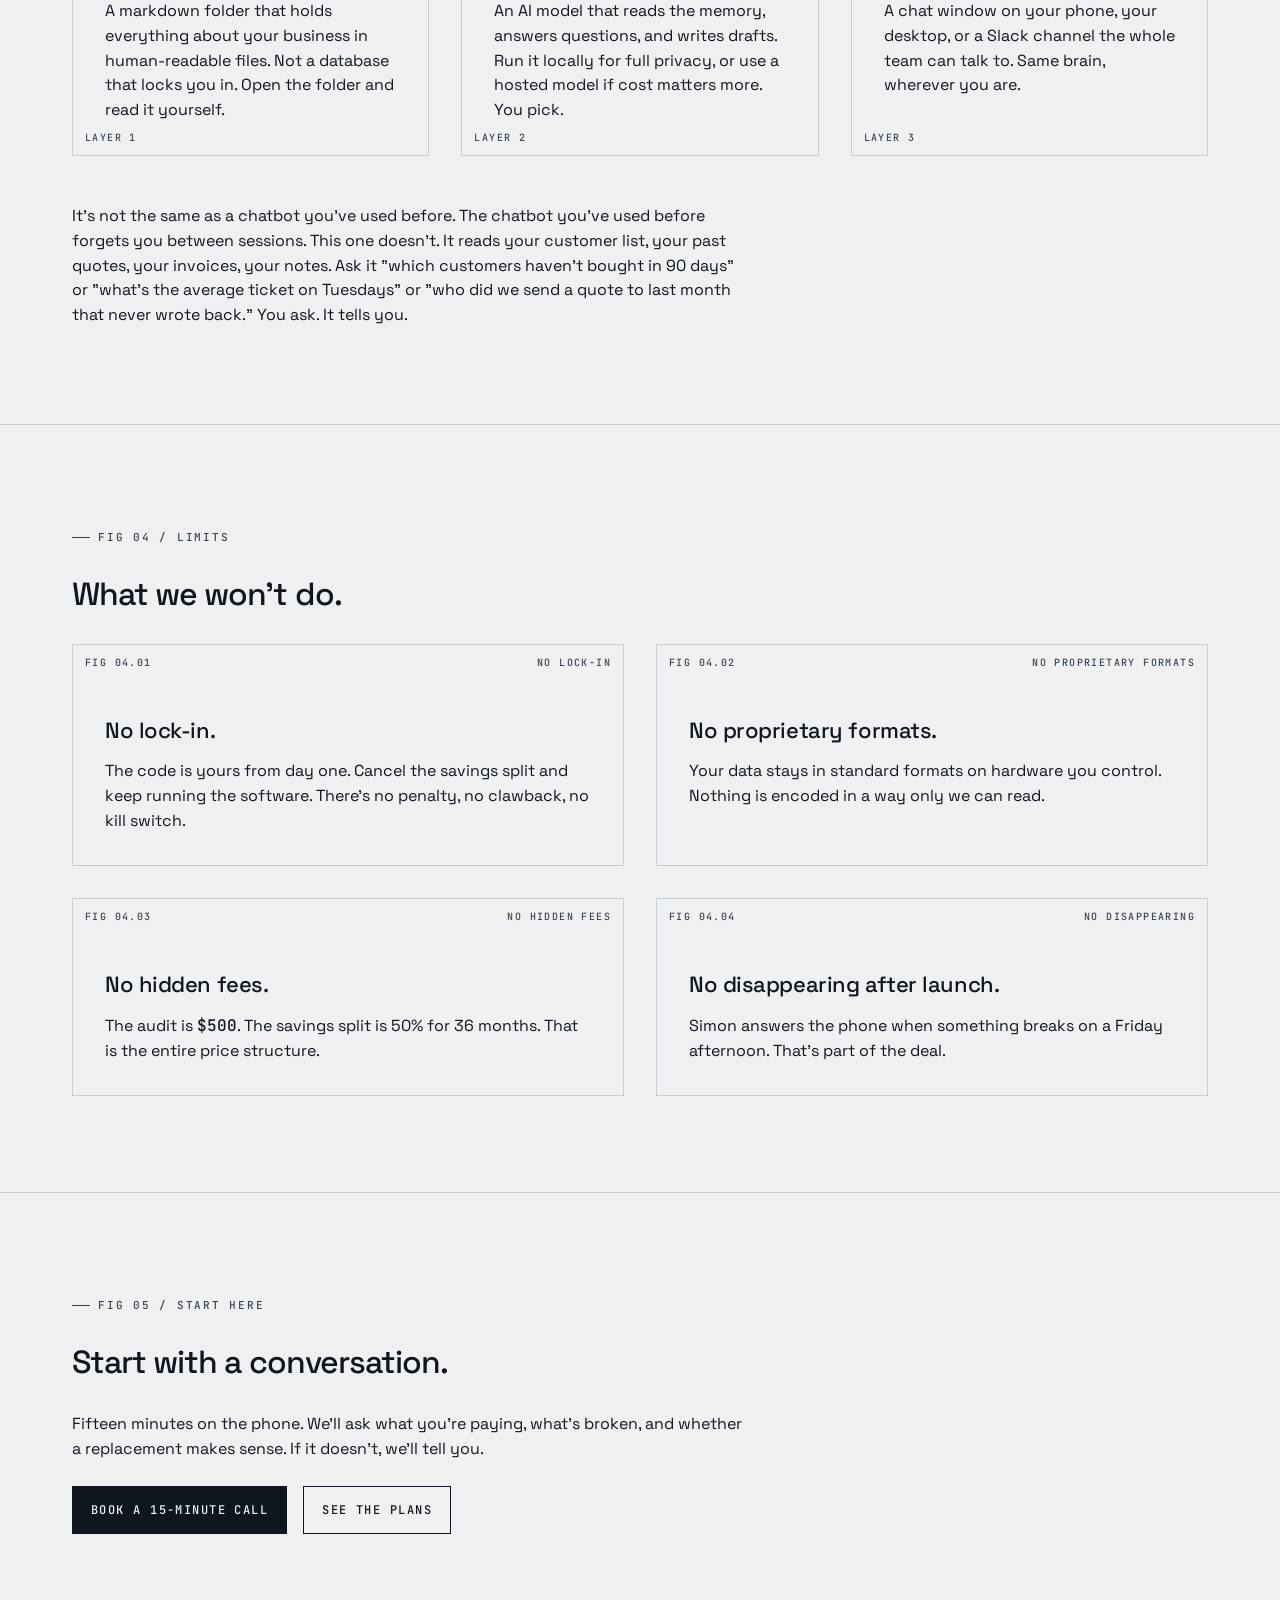
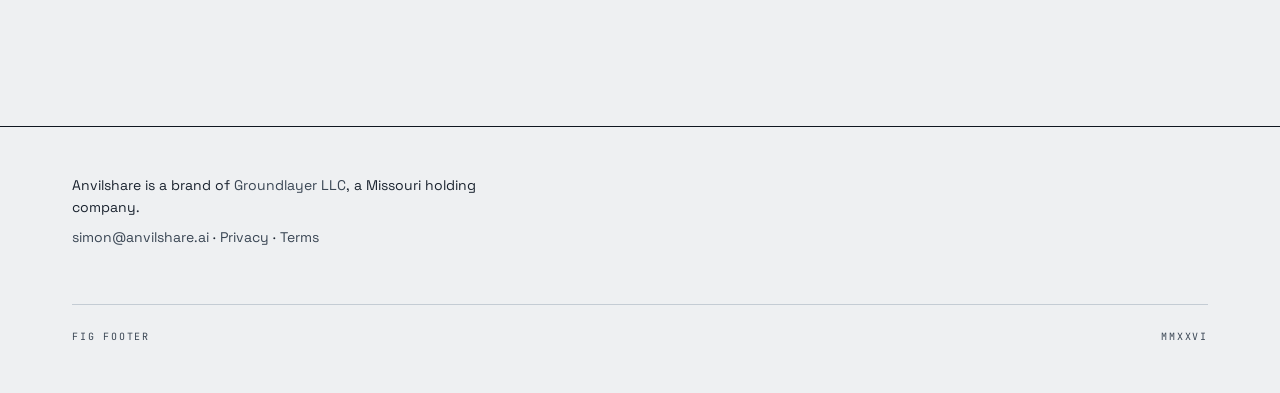
<file: how-it-works.html>
<!DOCTYPE html>
<html lang="en">
<head>
  <meta charset="utf-8">
  <meta name="viewport" content="width=device-width, initial-scale=1">
  <title>How it works - anvilshare.ai</title>
  <meta name="description" content="Three phases: a $500 audit, a custom build on hardware you own, and a 50% savings split for 36 months. Plus the private brain that comes with every build.">
  <meta property="og:title" content="How Anvilshare Works">
  <meta property="og:description" content="Audit, build, savings split. Three steps to replacing your SaaS stack with one AI brain.">
  <meta property="og:url" content="https://anvilshare.ai/how-it-works.html">
  <meta property="og:type" content="article">
  <meta name="twitter:card" content="summary">
  <script type="application/ld+json">
{
  "@context": "https://schema.org",
  "@type": "Article",
  "headline": "How Anvilshare Works",
  "url": "https://anvilshare.ai/how-it-works.html",
  "description": "Three-step process for replacing SaaS shelves with one AI brain: audit, build, savings split.",
  "publisher": { "@type": "Organization", "name": "Anvilshare", "url": "https://anvilshare.ai/" },
  "isPartOf": { "@type": "WebSite", "name": "Anvilshare", "url": "https://anvilshare.ai/" },
  "dateModified": "2026-04-26"
}
</script>
  <link rel="canonical" href="https://anvilshare.ai/how-it-works.html">
  <link rel="icon" href="/assets/favicon.svg" type="image/svg+xml">
  <link rel="preconnect" href="https://fonts.googleapis.com">
  <link rel="preconnect" href="https://fonts.gstatic.com" crossorigin>
  <link href="https://fonts.googleapis.com/css2?family=Space+Grotesk:wght@300;400;500;600&family=JetBrains+Mono:wght@400;500;600&family=Fraunces:ital,wght@0,400;0,500;1,400;1,500&display=swap" rel="stylesheet">
  <link rel="stylesheet" href="/css/site.css">
</head>
<body>

  <a href="#main" class="skip-link">Skip to content</a>

  <header class="site-header">
    <div class="wrap">
      <a href="/" aria-label="anvilshare.ai home">
        <img src="/assets/logo-primary.svg" alt="anvilshare.ai" class="site-logo" width="320" height="40">
      </a>
      <nav class="site-nav" aria-label="Main">
        <a href="/">Home</a>
        <a href="/how-it-works.html" aria-current="page">How it works</a>
        <a href="/plans.html">Plans</a>
        <a href="/contact.html">Contact</a>
      </nav>
    </div>
  </header>

  <main id="main">

    <!-- Hero -->
    <section class="hero">
      <div class="wrap">
        <div class="meta-row">
          <div class="l">
            <span>anvilshare.ai</span>
            <span>fig 00 / how it works</span>
          </div>
          <div class="r">
            <span>rev. 04 / 2026</span>
            <span>three phases</span>
          </div>
        </div>

        <h1 class="display">How the<br>replacement<br>actually works.</h1>

        <p class="lede">Three phases. An audit, a build, a savings split. Then a private brain that comes with every build, free.</p>
      </div>
    </section>

    <!-- Phase 01: Audit -->
    <section class="section">
      <div class="wrap">
        <div class="measure-row">
          <div>
            <span class="eyebrow">phase 01</span>
            <h2 class="section-title">The audit.</h2>
            <p class="mono-label">$500. Two business days.</p>
          </div>
          <div>
            <p>Simon walks through your software stack the way a mechanic walks through a car. Not the brochure version. What's actually on the credit card statement, what your team actually opens, and where the spend is doing nothing.</p>
            <p>Each tool gets rated on three things: what you're paying, how much of it you use, and how hard it would be to replace. You get an effort-and-impact matrix back as a PDF, plus blunt recommendations. If a tool isn't worth replacing, the report says so.</p>

            <p class="aside">Most of the value of an audit isn't the recommendation. It's the moment you see all nine subscriptions on one page and realise three of them are charging you for a feature you forgot you turned on.</p>

            <p>If we find nothing worth replacing, you pay <span class="mono-num">$500</span> and learn something about your stack. Some shops use the report to renegotiate with their existing vendor. That counts as a win too.</p>
          </div>
        </div>
      </div>
    </section>

    <!-- Phase 02: Build -->
    <section class="section">
      <div class="wrap">
        <div class="measure-row">
          <div>
            <span class="eyebrow">phase 02</span>
            <h2 class="section-title">The build.</h2>
            <p class="mono-label">4 to 16 weeks. Quoted.</p>
          </div>
          <div>
            <p>After the audit, you pick what to replace first. We write the replacement and deploy it on a server you control. Not on our infrastructure. You own the hardware, you control the data, and if you fire us tomorrow the software keeps running. That's the difference between us and every SaaS vendor you've worked with.</p>
            <p>What you get: open code, documented, deployed, and tested against your real workflow. Not a demo, not a prototype. A production system your team uses on Monday morning.</p>
            <p>How long: a dispatch replacement for a five-tech HVAC shop runs 4 to 8 weeks. A full field service suite runs 8 to 16 weeks. The audit report includes a timeline for each piece.</p>
            <p>What happens to the old software: when the replacement is live and your team is working on it, you call the old vendor and end the subscription. That's when the savings clock starts.</p>
          </div>
        </div>
      </div>
    </section>

    <!-- Phase 03: Split (with worked example) -->
    <section class="section">
      <div class="wrap">
        <div class="measure-row">
          <div>
            <span class="eyebrow">phase 03</span>
            <h2 class="section-title">The savings split.</h2>
            <p class="mono-label">50% of monthly savings for 36 months.</p>
          </div>
          <div>
            <p>We take half of your verified monthly savings for 36 months. Verified means the old subscription is cancelled and the replacement is running. After 36 months, the software is yours free. No renewal, no escalation, no clawback.</p>
            <p>You can end the split at any time. The code is yours from day one. Stop paying us and the software keeps running. There's no kill switch and no penalty.</p>
          </div>
        </div>

        <div class="plate" style="margin-top: var(--space-5);">
          <span class="corner tl">fig 03.a</span>
          <span class="corner tr">worked example</span>
          <span class="corner bl">dispatch software</span>
          <span class="corner br">36 months</span>

          <div class="plate-body">
            <h3>Worked example: dispatch software.</h3>
            <ul class="bare-list">
              <li>Old dispatch software: <span class="mono-num">$1,400</span> per month.</li>
              <li>The replacement runs on a VPS you rent for about <span class="mono-num">$50</span> per month. Hosting is your cost, not part of the split.</li>
              <li>Monthly savings: <span class="mono-num">$1,350</span>.</li>
              <li>Our share for 36 months: <span class="mono-num">$675</span> per month.</li>
              <li>Your share for 36 months: <span class="mono-num">$675</span> per month.</li>
              <li>After month 36: you keep the full <span class="mono-num">$1,350</span>. We get nothing. The software is yours.</li>
              <li>Your savings over 36 months: <span class="mono-num">$24,300</span>. Our revenue: <span class="mono-num">$24,300</span>. Same number, both sides.</li>
            </ul>
          </div>
        </div>
      </div>
    </section>

    <!-- Brain section: three layers -->
    <section class="section" id="brain">
      <div class="wrap">
        <div class="measure-row">
          <div>
            <span class="eyebrow">included with every build</span>
            <h2 class="section-title">The private brain.</h2>
            <p class="mono-label">Memory. Brain. Surfaces.</p>
          </div>
          <div>
            <p>Most small businesses keep their thinking in a dozen places. A CRM nobody updates. A Drive nobody can find. An inbox the owner can't escape. A notebook in someone's bag. When a question comes up like "who did we quote last month for that big job," the answer takes an hour to dig up, or it never gets dug up at all.</p>
            <p>Every replacement we ship includes one private brain that remembers everything for you, that you talk to like a person, and that gets sharper the more you use it. The folder lives on your hardware. You can read it yourself. If we disappear tomorrow, you can hand it to anyone competent and it keeps running.</p>
          </div>
        </div>

        <div class="grid-3" style="margin-top: var(--space-5);">
          <article class="plate">
            <span class="corner tl">fig brain.01</span>
            <span class="corner tr">memory</span>
            <span class="corner bl">layer 1</span>
            <div class="plate-body">
              <h3>The memory.</h3>
              <p>A markdown folder that holds everything about your business in human-readable files. Not a database that locks you in. Open the folder and read it yourself.</p>
            </div>
          </article>

          <article class="plate">
            <span class="corner tl">fig brain.02</span>
            <span class="corner tr">brain</span>
            <span class="corner bl">layer 2</span>
            <div class="plate-body">
              <h3>The brain.</h3>
              <p>An AI model that reads the memory, answers questions, and writes drafts. Run it locally for full privacy, or use a hosted model if cost matters more. You pick.</p>
            </div>
          </article>

          <article class="plate">
            <span class="corner tl">fig brain.03</span>
            <span class="corner tr">surfaces</span>
            <span class="corner bl">layer 3</span>
            <div class="plate-body">
              <h3>The surfaces.</h3>
              <p>A chat window on your phone, your desktop, or a Slack channel the whole team can talk to. Same brain, wherever you are.</p>
            </div>
          </article>
        </div>

        <p style="margin-top: var(--space-5);">It's not the same as a chatbot you've used before. The chatbot you've used before forgets you between sessions. This one doesn't. It reads your customer list, your past quotes, your invoices, your notes. Ask it "which customers haven't bought in 90 days" or "what's the average ticket on Tuesdays" or "who did we send a quote to last month that never wrote back." You ask. It tells you.</p>
      </div>
    </section>

    <!-- What we won't do -->
    <section class="section">
      <div class="wrap">
        <span class="eyebrow">fig 04 / limits</span>
        <h2 class="section-title">What we won't do.</h2>

        <div class="grid-2">
          <article class="plate">
            <span class="corner tl">fig 04.01</span>
            <span class="corner tr">no lock-in</span>
            <div class="plate-body">
              <h3>No lock-in.</h3>
              <p>The code is yours from day one. Cancel the savings split and keep running the software. There's no penalty, no clawback, no kill switch.</p>
            </div>
          </article>

          <article class="plate">
            <span class="corner tl">fig 04.02</span>
            <span class="corner tr">no proprietary formats</span>
            <div class="plate-body">
              <h3>No proprietary formats.</h3>
              <p>Your data stays in standard formats on hardware you control. Nothing is encoded in a way only we can read.</p>
            </div>
          </article>

          <article class="plate">
            <span class="corner tl">fig 04.03</span>
            <span class="corner tr">no hidden fees</span>
            <div class="plate-body">
              <h3>No hidden fees.</h3>
              <p>The audit is <span class="mono-num">$500</span>. The savings split is 50% for 36 months. That is the entire price structure.</p>
            </div>
          </article>

          <article class="plate">
            <span class="corner tl">fig 04.04</span>
            <span class="corner tr">no disappearing</span>
            <div class="plate-body">
              <h3>No disappearing after launch.</h3>
              <p>Simon answers the phone when something breaks on a Friday afternoon. That's part of the deal.</p>
            </div>
          </article>
        </div>
      </div>
    </section>

    <!-- CTA -->
    <section class="section">
      <div class="wrap">
        <span class="eyebrow">fig 05 / start here</span>
        <h2 class="section-title">Start with a conversation.</h2>
        <p>Fifteen minutes on the phone. We'll ask what you're paying, what's broken, and whether a replacement makes sense. If it doesn't, we'll tell you.</p>

        <div class="cta-row">
          <a class="btn btn-primary" href="mailto:simon@anvilshare.ai?subject=Anvilshare%20intro%20call">Book a 15-minute call</a>
          <a class="btn btn-secondary" href="/plans.html">See the plans</a>
        </div>
      </div>
    </section>

  </main>

  <footer class="site-footer">
    <div class="wrap">
      <div class="col">
        <p>Anvilshare is a brand of <a href="https://groundlayer.co">Groundlayer LLC</a>, a Missouri holding company.</p>
        <p><a href="mailto:simon@anvilshare.ai">simon@anvilshare.ai</a> &middot; <a href="/privacy.html">Privacy</a> &middot; <a href="/terms.html">Terms</a></p>
      </div>
      <div class="footer-fig">
        <span>fig footer</span>
        <span>MMXXVI</span>
      </div>
    </div>
  </footer>

</body>
</html>
</file>
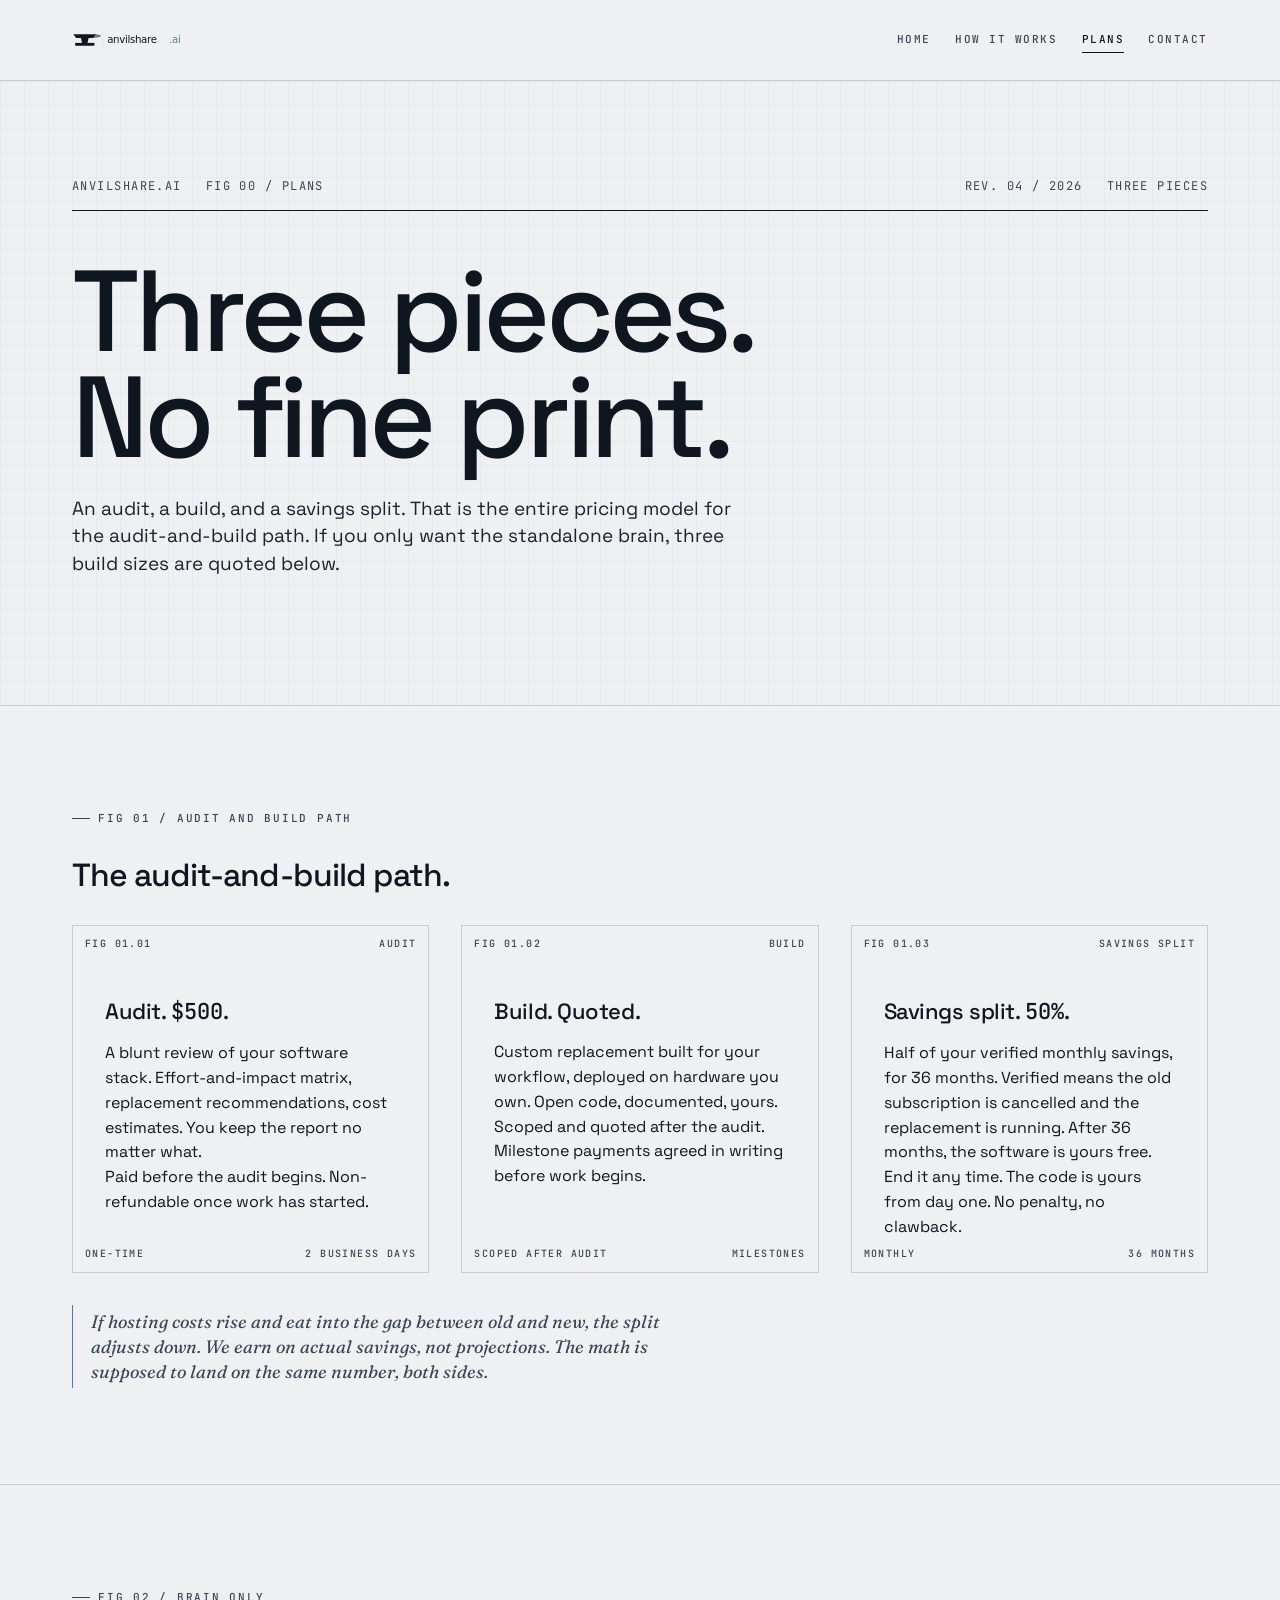
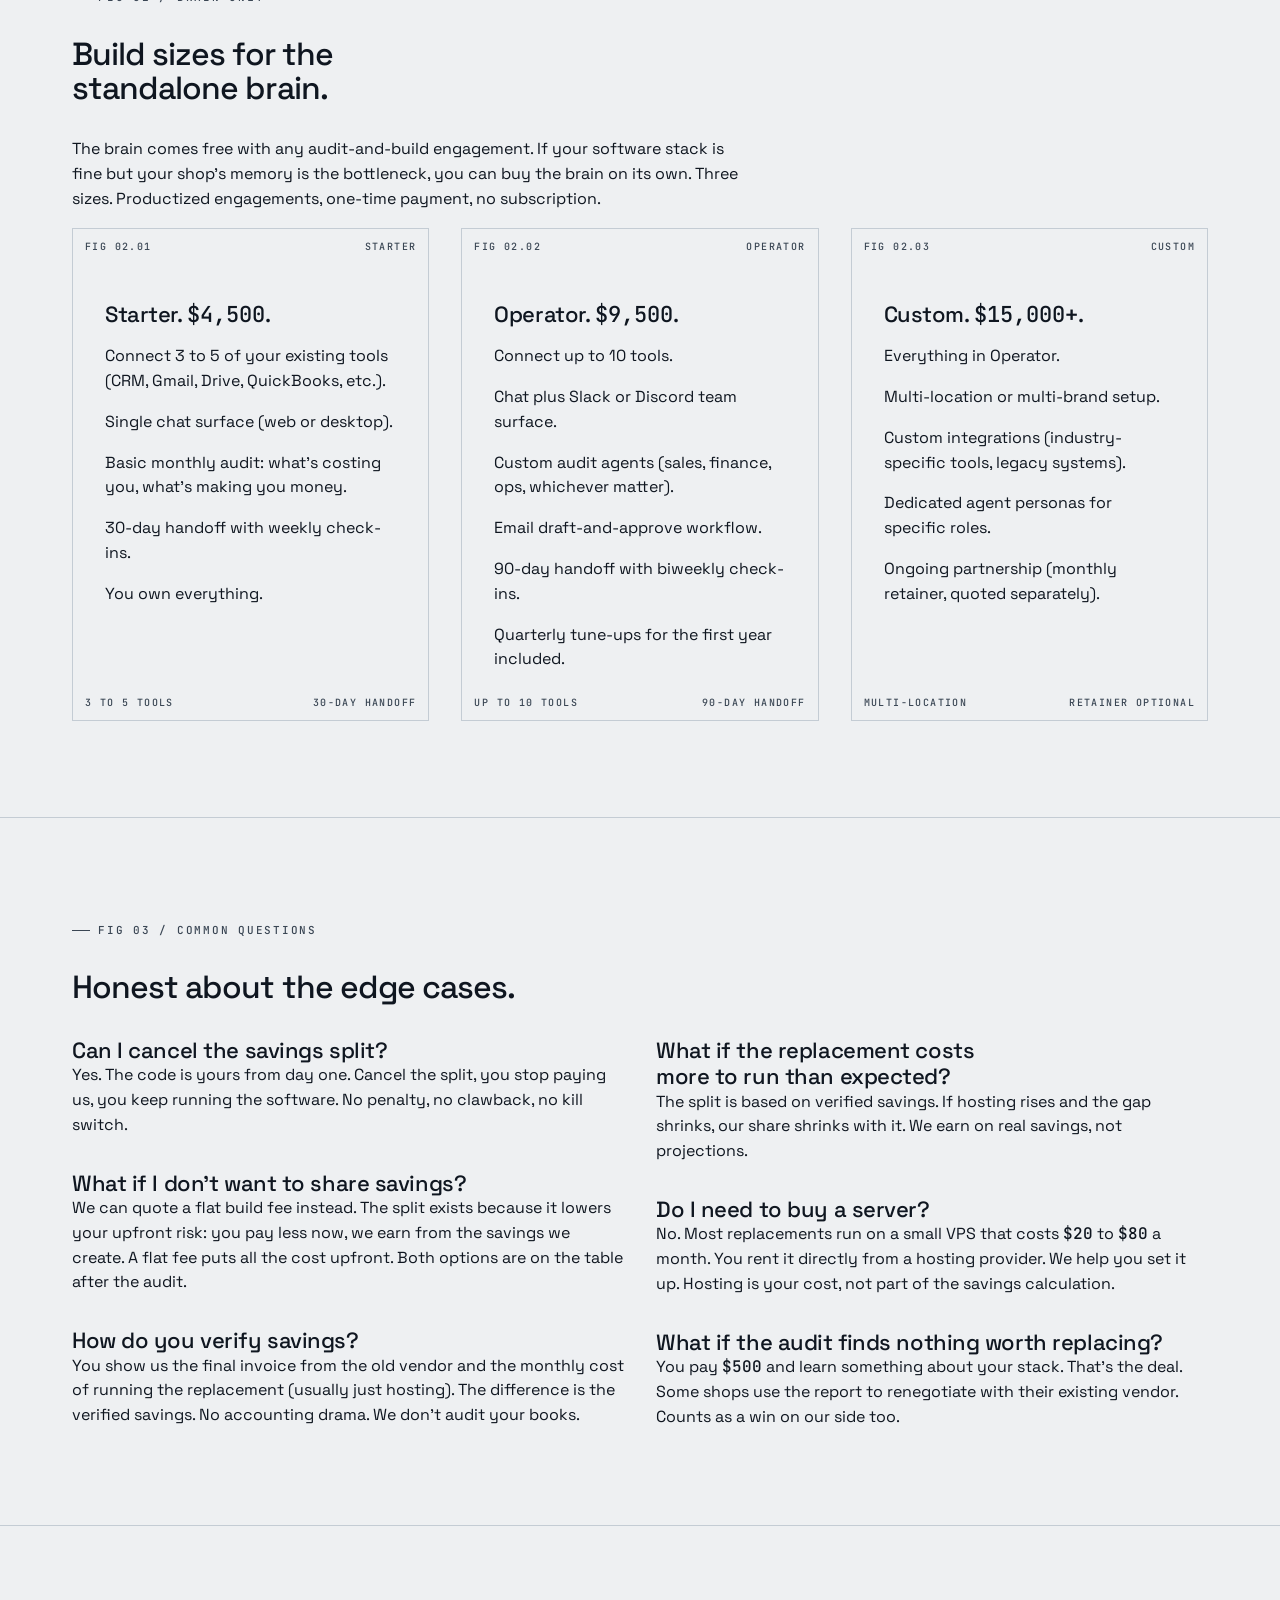
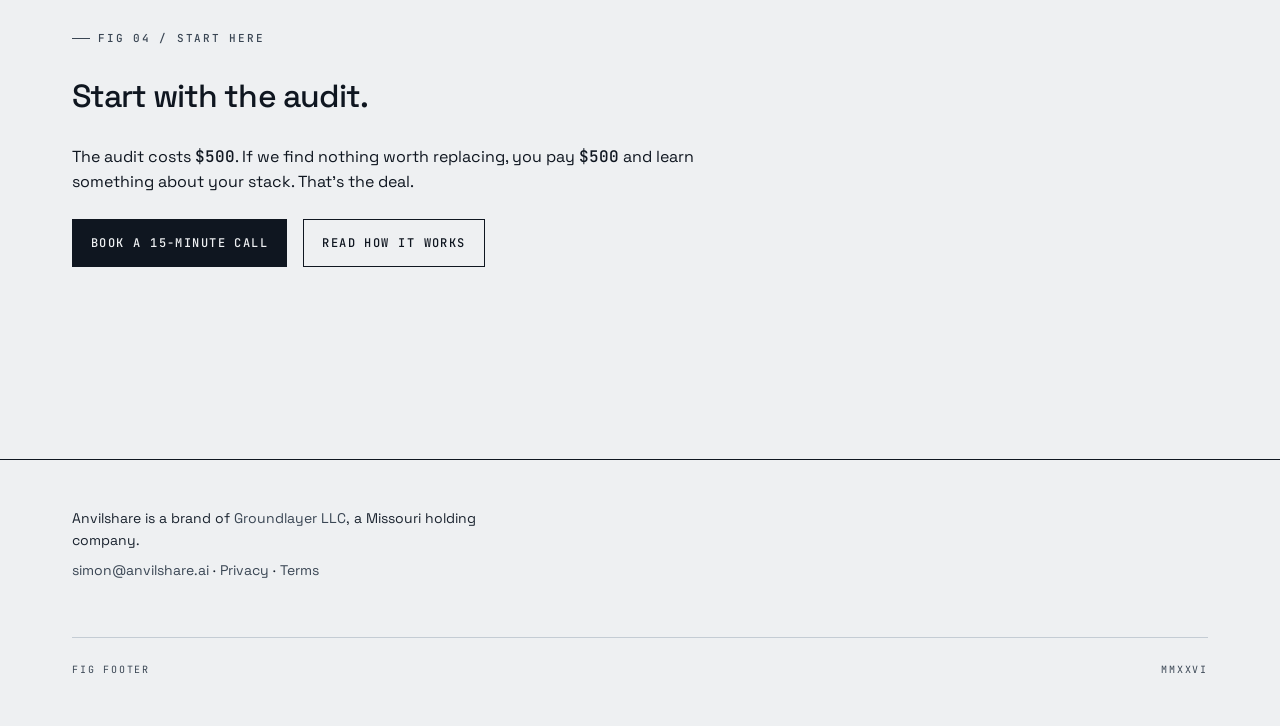
<file: plans.html>
<!DOCTYPE html>
<html lang="en">
<head>
  <meta charset="utf-8">
  <meta name="viewport" content="width=device-width, initial-scale=1">
  <title>Plans - anvilshare.ai</title>
  <meta name="description" content="$500 audit, build quoted per engagement, 50% savings split for 36 months. Plus three build sizes for the standalone brain. No fine print.">
  <meta property="og:title" content="Plans - anvilshare.ai">
  <meta property="og:description" content="$500 audit, build quoted per engagement, 50% savings split for 36 months.">
  <meta property="og:url" content="https://anvilshare.ai/plans.html">
  <meta property="og:type" content="website">
  <meta name="twitter:card" content="summary">
  <script type="application/ld+json">
{
  "@context": "https://schema.org",
  "@type": "OfferCatalog",
  "name": "Anvilshare Plans",
  "url": "https://anvilshare.ai/plans.html",
  "itemListElement": [
    {
      "@type": "Offer",
      "name": "Audit",
      "description": "We map your stack and quantify SaaS spend vs use.",
      "price": "500",
      "priceCurrency": "USD"
    },
    {
      "@type": "Offer",
      "name": "Build (quoted)",
      "description": "Replacement AI brain build. Quoted per engagement based on stack size."
    },
    {
      "@type": "Offer",
      "name": "Savings split",
      "description": "50% of monthly SaaS savings to anvilshare for 36 months. 100% yours after."
    }
  ],
  "provider": { "@type": "Organization", "name": "Anvilshare", "url": "https://anvilshare.ai/" }
}
</script>
  <link rel="canonical" href="https://anvilshare.ai/plans.html">
  <link rel="icon" href="/assets/favicon.svg" type="image/svg+xml">
  <link rel="preconnect" href="https://fonts.googleapis.com">
  <link rel="preconnect" href="https://fonts.gstatic.com" crossorigin>
  <link href="https://fonts.googleapis.com/css2?family=Space+Grotesk:wght@300;400;500;600&family=JetBrains+Mono:wght@400;500;600&family=Fraunces:ital,wght@0,400;0,500;1,400;1,500&display=swap" rel="stylesheet">
  <link rel="stylesheet" href="/css/site.css">
</head>
<body>

  <a href="#main" class="skip-link">Skip to content</a>

  <header class="site-header">
    <div class="wrap">
      <a href="/" aria-label="anvilshare.ai home">
        <img src="/assets/logo-primary.svg" alt="anvilshare.ai" class="site-logo" width="320" height="40">
      </a>
      <nav class="site-nav" aria-label="Main">
        <a href="/">Home</a>
        <a href="/how-it-works.html">How it works</a>
        <a href="/plans.html" aria-current="page">Plans</a>
        <a href="/contact.html">Contact</a>
      </nav>
    </div>
  </header>

  <main id="main">

    <!-- Hero -->
    <section class="hero">
      <div class="wrap">
        <div class="meta-row">
          <div class="l">
            <span>anvilshare.ai</span>
            <span>fig 00 / plans</span>
          </div>
          <div class="r">
            <span>rev. 04 / 2026</span>
            <span>three pieces</span>
          </div>
        </div>

        <h1 class="display">Three pieces.<br>No fine print.</h1>

        <p class="lede">An audit, a build, and a savings split. That is the entire pricing model for the audit-and-build path. If you only want the standalone brain, three build sizes are quoted below.</p>
      </div>
    </section>

    <!-- The three pieces as plates -->
    <section class="section">
      <div class="wrap">
        <span class="eyebrow">fig 01 / audit and build path</span>
        <h2 class="section-title">The audit-and-build path.</h2>

        <div class="grid-3">
          <article class="plate">
            <span class="corner tl">fig 01.01</span>
            <span class="corner tr">audit</span>
            <span class="corner bl">one-time</span>
            <span class="corner br">2 business days</span>
            <div class="plate-body">
              <h3>Audit. <span class="mono-num">$500</span>.</h3>
              <p>A blunt review of your software stack. Effort-and-impact matrix, replacement recommendations, cost estimates. You keep the report no matter what.</p>
              <p>Paid before the audit begins. Non-refundable once work has started.</p>
            </div>
          </article>

          <article class="plate">
            <span class="corner tl">fig 01.02</span>
            <span class="corner tr">build</span>
            <span class="corner bl">scoped after audit</span>
            <span class="corner br">milestones</span>
            <div class="plate-body">
              <h3>Build. Quoted.</h3>
              <p>Custom replacement built for your workflow, deployed on hardware you own. Open code, documented, yours.</p>
              <p>Scoped and quoted after the audit. Milestone payments agreed in writing before work begins.</p>
            </div>
          </article>

          <article class="plate">
            <span class="corner tl">fig 01.03</span>
            <span class="corner tr">savings split</span>
            <span class="corner bl">monthly</span>
            <span class="corner br">36 months</span>
            <div class="plate-body">
              <h3>Savings split. <span class="mono-num">50%</span>.</h3>
              <p>Half of your verified monthly savings, for 36 months. Verified means the old subscription is cancelled and the replacement is running. After 36 months, the software is yours free.</p>
              <p>End it any time. The code is yours from day one. No penalty, no clawback.</p>
            </div>
          </article>
        </div>

        <p class="aside">If hosting costs rise and eat into the gap between old and new, the split adjusts down. We earn on actual savings, not projections. The math is supposed to land on the same number, both sides.</p>
      </div>
    </section>

    <!-- Build sizes (Single Brain standalone) -->
    <section class="section">
      <div class="wrap">
        <span class="eyebrow">fig 02 / brain only</span>
        <h2 class="section-title">Build sizes for the standalone brain.</h2>

        <p>The brain comes free with any audit-and-build engagement. If your software stack is fine but your shop's memory is the bottleneck, you can buy the brain on its own. Three sizes. Productized engagements, one-time payment, no subscription.</p>

        <div class="grid-3">
          <article class="plate">
            <span class="corner tl">fig 02.01</span>
            <span class="corner tr">starter</span>
            <span class="corner bl">3 to 5 tools</span>
            <span class="corner br">30-day handoff</span>
            <div class="plate-body">
              <h3>Starter. <span class="mono-num">$4,500</span>.</h3>
              <ul class="bare-list">
                <li>Connect 3 to 5 of your existing tools (CRM, Gmail, Drive, QuickBooks, etc.).</li>
                <li>Single chat surface (web or desktop).</li>
                <li>Basic monthly audit: what's costing you, what's making you money.</li>
                <li>30-day handoff with weekly check-ins.</li>
                <li>You own everything.</li>
              </ul>
            </div>
          </article>

          <article class="plate">
            <span class="corner tl">fig 02.02</span>
            <span class="corner tr">operator</span>
            <span class="corner bl">up to 10 tools</span>
            <span class="corner br">90-day handoff</span>
            <div class="plate-body">
              <h3>Operator. <span class="mono-num">$9,500</span>.</h3>
              <ul class="bare-list">
                <li>Connect up to 10 tools.</li>
                <li>Chat plus Slack or Discord team surface.</li>
                <li>Custom audit agents (sales, finance, ops, whichever matter).</li>
                <li>Email draft-and-approve workflow.</li>
                <li>90-day handoff with biweekly check-ins.</li>
                <li>Quarterly tune-ups for the first year included.</li>
              </ul>
            </div>
          </article>

          <article class="plate">
            <span class="corner tl">fig 02.03</span>
            <span class="corner tr">custom</span>
            <span class="corner bl">multi-location</span>
            <span class="corner br">retainer optional</span>
            <div class="plate-body">
              <h3>Custom. <span class="mono-num">$15,000+</span>.</h3>
              <ul class="bare-list">
                <li>Everything in Operator.</li>
                <li>Multi-location or multi-brand setup.</li>
                <li>Custom integrations (industry-specific tools, legacy systems).</li>
                <li>Dedicated agent personas for specific roles.</li>
                <li>Ongoing partnership (monthly retainer, quoted separately).</li>
              </ul>
            </div>
          </article>
        </div>
      </div>
    </section>

    <!-- FAQ / edge cases -->
    <section class="section">
      <div class="wrap">
        <span class="eyebrow">fig 03 / common questions</span>
        <h2 class="section-title">Honest about the edge cases.</h2>

        <div class="grid-2">
          <div>
            <h3>Can I cancel the savings split?</h3>
            <p>Yes. The code is yours from day one. Cancel the split, you stop paying us, you keep running the software. No penalty, no clawback, no kill switch.</p>

            <h3 style="margin-top: var(--space-4);">What if I don't want to share savings?</h3>
            <p>We can quote a flat build fee instead. The split exists because it lowers your upfront risk: you pay less now, we earn from the savings we create. A flat fee puts all the cost upfront. Both options are on the table after the audit.</p>

            <h3 style="margin-top: var(--space-4);">How do you verify savings?</h3>
            <p>You show us the final invoice from the old vendor and the monthly cost of running the replacement (usually just hosting). The difference is the verified savings. No accounting drama. We don't audit your books.</p>
          </div>

          <div>
            <h3>What if the replacement costs more to run than expected?</h3>
            <p>The split is based on verified savings. If hosting rises and the gap shrinks, our share shrinks with it. We earn on real savings, not projections.</p>

            <h3 style="margin-top: var(--space-4);">Do I need to buy a server?</h3>
            <p>No. Most replacements run on a small VPS that costs <span class="mono-num">$20</span> to <span class="mono-num">$80</span> a month. You rent it directly from a hosting provider. We help you set it up. Hosting is your cost, not part of the savings calculation.</p>

            <h3 style="margin-top: var(--space-4);">What if the audit finds nothing worth replacing?</h3>
            <p>You pay <span class="mono-num">$500</span> and learn something about your stack. That's the deal. Some shops use the report to renegotiate with their existing vendor. Counts as a win on our side too.</p>
          </div>
        </div>
      </div>
    </section>

    <!-- CTA -->
    <section class="section">
      <div class="wrap">
        <span class="eyebrow">fig 04 / start here</span>
        <h2 class="section-title">Start with the audit.</h2>
        <p>The audit costs <span class="mono-num">$500</span>. If we find nothing worth replacing, you pay <span class="mono-num">$500</span> and learn something about your stack. That's the deal.</p>

        <div class="cta-row">
          <a class="btn btn-primary" href="mailto:simon@anvilshare.ai?subject=Anvilshare%20intro%20call">Book a 15-minute call</a>
          <a class="btn btn-secondary" href="/how-it-works.html">Read how it works</a>
        </div>
      </div>
    </section>

  </main>

  <footer class="site-footer">
    <div class="wrap">
      <div class="col">
        <p>Anvilshare is a brand of <a href="https://groundlayer.co">Groundlayer LLC</a>, a Missouri holding company.</p>
        <p><a href="mailto:simon@anvilshare.ai">simon@anvilshare.ai</a> &middot; <a href="/privacy.html">Privacy</a> &middot; <a href="/terms.html">Terms</a></p>
      </div>
      <div class="footer-fig">
        <span>fig footer</span>
        <span>MMXXVI</span>
      </div>
    </div>
  </footer>

</body>
</html>
</file>
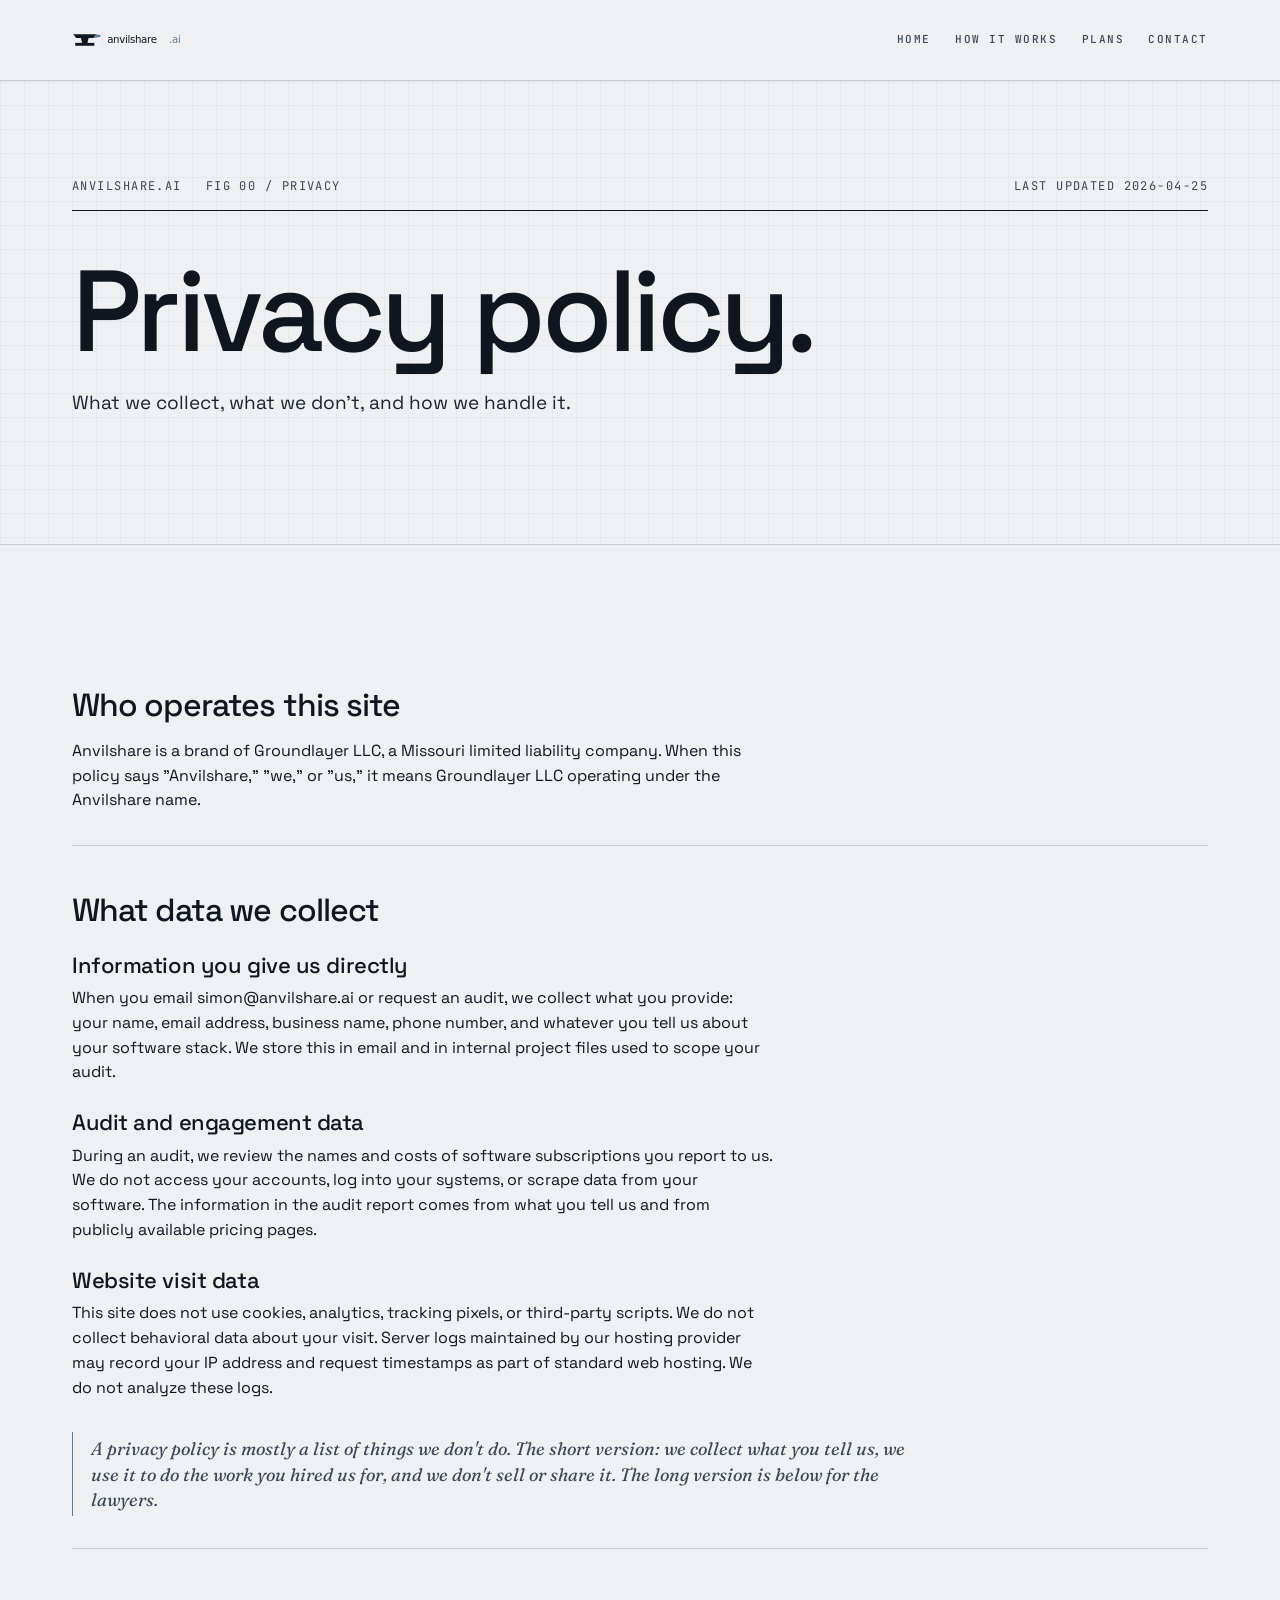
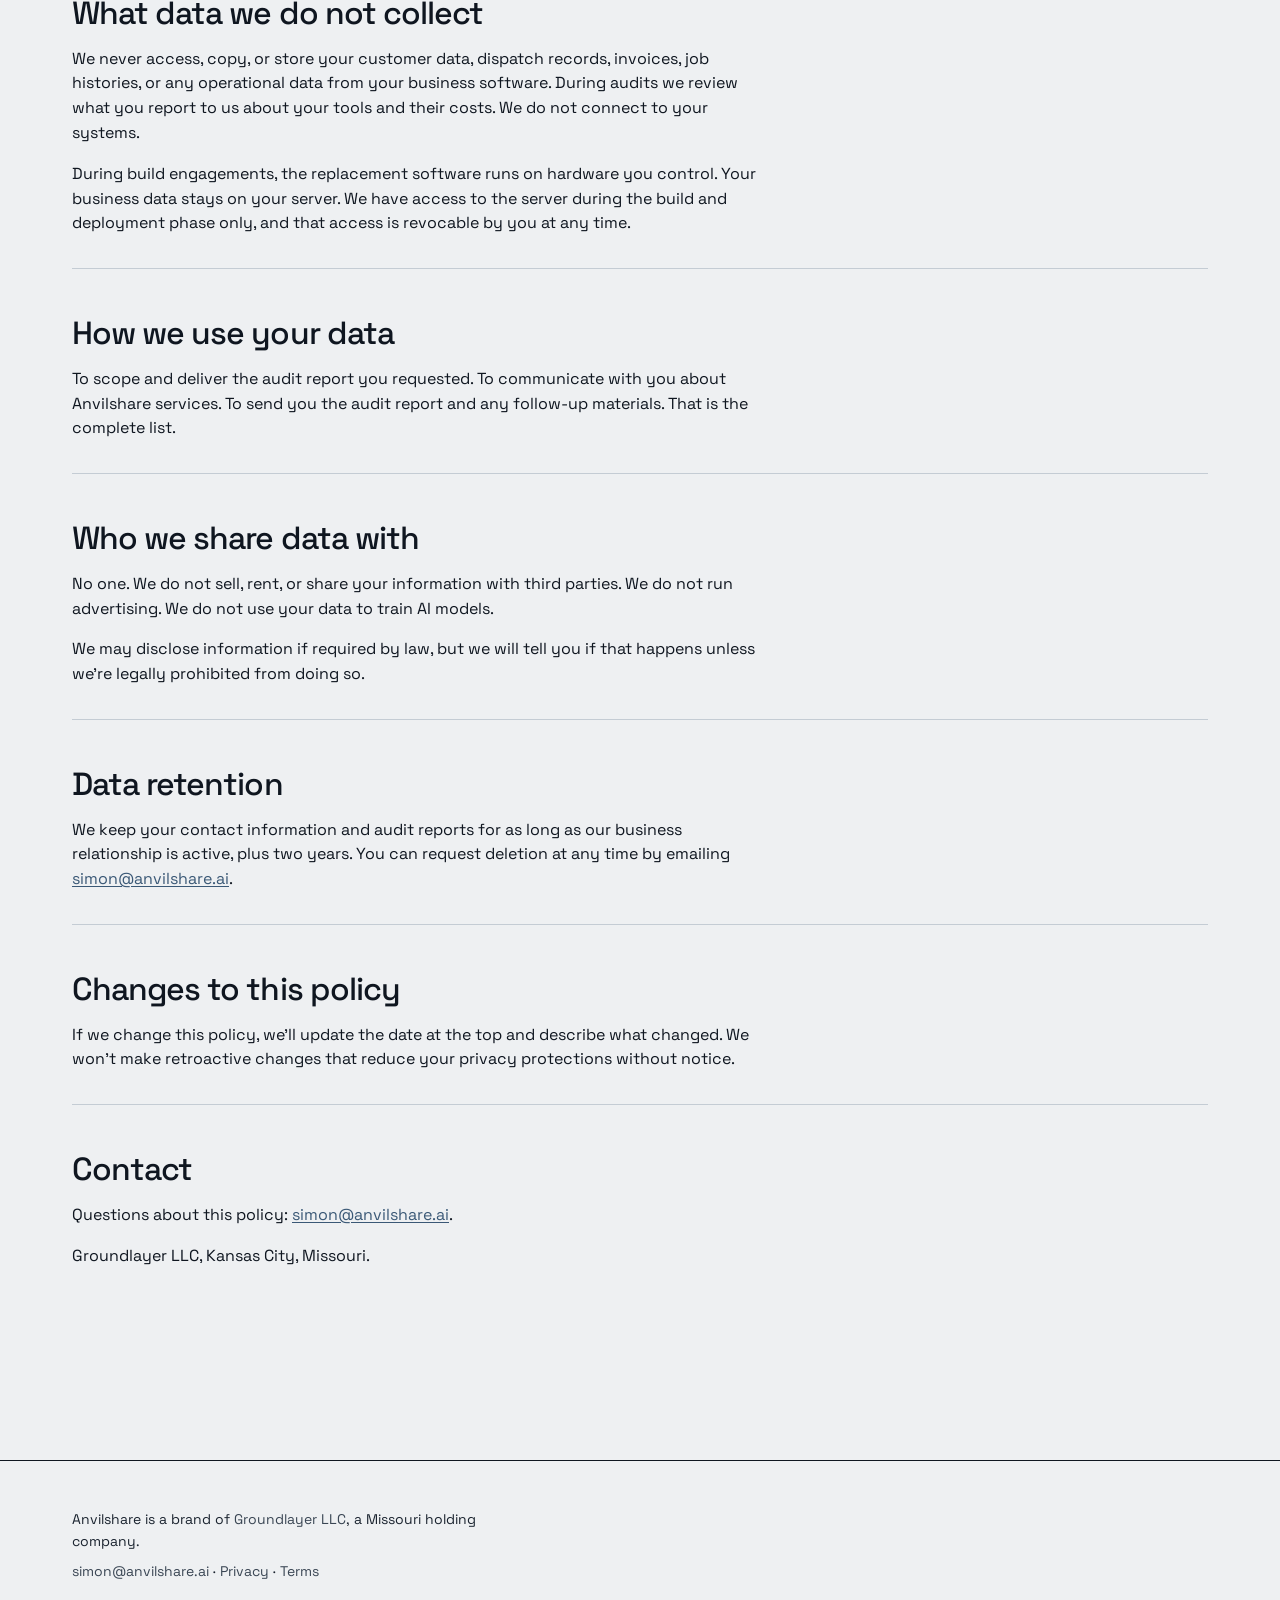
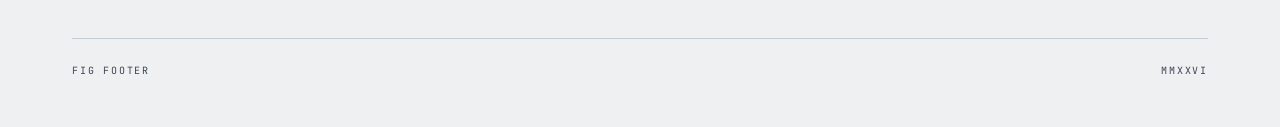
<file: privacy.html>
<!DOCTYPE html>
<html lang="en">
<head>
  <meta charset="utf-8">
  <meta name="viewport" content="width=device-width, initial-scale=1">
  <title>Privacy policy - anvilshare.ai</title>
  <meta name="description" content="What we collect, what we don't, and how we handle it. Plain English.">
  <meta property="og:title" content="Privacy Policy - Anvilshare">
  <meta property="og:description" content="How Anvilshare handles your data.">
  <meta property="og:url" content="https://anvilshare.ai/privacy.html">
  <meta property="og:type" content="article">
  <meta name="twitter:card" content="summary">
  <script type="application/ld+json">
{
  "@context": "https://schema.org",
  "@type": "WebPage",
  "name": "Privacy Policy",
  "url": "https://anvilshare.ai/privacy.html",
  "isPartOf": { "@type": "WebSite", "name": "Anvilshare", "url": "https://anvilshare.ai/" },
  "dateModified": "2026-04-26"
}
</script>
  <link rel="canonical" href="https://anvilshare.ai/privacy.html">
  <link rel="icon" href="/assets/favicon.svg" type="image/svg+xml">
  <link rel="preconnect" href="https://fonts.googleapis.com">
  <link rel="preconnect" href="https://fonts.gstatic.com" crossorigin>
  <link href="https://fonts.googleapis.com/css2?family=Space+Grotesk:wght@300;400;500;600&family=JetBrains+Mono:wght@400;500;600&family=Fraunces:ital,wght@0,400;0,500;1,400;1,500&display=swap" rel="stylesheet">
  <link rel="stylesheet" href="/css/site.css">
</head>
<body>

  <a href="#main" class="skip-link">Skip to content</a>

  <header class="site-header">
    <div class="wrap">
      <a href="/" aria-label="anvilshare.ai home">
        <img src="/assets/logo-primary.svg" alt="anvilshare.ai" class="site-logo" width="320" height="40">
      </a>
      <nav class="site-nav" aria-label="Main">
        <a href="/">Home</a>
        <a href="/how-it-works.html">How it works</a>
        <a href="/plans.html">Plans</a>
        <a href="/contact.html">Contact</a>
      </nav>
    </div>
  </header>

  <main id="main">

    <section class="hero">
      <div class="wrap">
        <div class="meta-row">
          <div class="l">
            <span>anvilshare.ai</span>
            <span>fig 00 / privacy</span>
          </div>
          <div class="r">
            <span>last updated 2026-04-25</span>
          </div>
        </div>

        <h1 class="display">Privacy policy.</h1>
        <p class="lede">What we collect, what we don't, and how we handle it.</p>
      </div>
    </section>

    <section class="section legal">
      <div class="wrap">

        <h2>Who operates this site</h2>
        <p>Anvilshare is a brand of Groundlayer LLC, a Missouri limited liability company. When this policy says "Anvilshare," "we," or "us," it means Groundlayer LLC operating under the Anvilshare name.</p>

        <hr>

        <h2>What data we collect</h2>

        <h3>Information you give us directly</h3>
        <p>When you email simon@anvilshare.ai or request an audit, we collect what you provide: your name, email address, business name, phone number, and whatever you tell us about your software stack. We store this in email and in internal project files used to scope your audit.</p>

        <h3>Audit and engagement data</h3>
        <p>During an audit, we review the names and costs of software subscriptions you report to us. We do not access your accounts, log into your systems, or scrape data from your software. The information in the audit report comes from what you tell us and from publicly available pricing pages.</p>

        <h3>Website visit data</h3>
        <p>This site does not use cookies, analytics, tracking pixels, or third-party scripts. We do not collect behavioral data about your visit. Server logs maintained by our hosting provider may record your IP address and request timestamps as part of standard web hosting. We do not analyze these logs.</p>

        <p class="aside">A privacy policy is mostly a list of things we don't do. The short version: we collect what you tell us, we use it to do the work you hired us for, and we don't sell or share it. The long version is below for the lawyers.</p>

        <hr>

        <h2>What data we do not collect</h2>
        <p>We never access, copy, or store your customer data, dispatch records, invoices, job histories, or any operational data from your business software. During audits we review what you report to us about your tools and their costs. We do not connect to your systems.</p>
        <p>During build engagements, the replacement software runs on hardware you control. Your business data stays on your server. We have access to the server during the build and deployment phase only, and that access is revocable by you at any time.</p>

        <hr>

        <h2>How we use your data</h2>
        <p>To scope and deliver the audit report you requested. To communicate with you about Anvilshare services. To send you the audit report and any follow-up materials. That is the complete list.</p>

        <hr>

        <h2>Who we share data with</h2>
        <p>No one. We do not sell, rent, or share your information with third parties. We do not run advertising. We do not use your data to train AI models.</p>
        <p>We may disclose information if required by law, but we will tell you if that happens unless we're legally prohibited from doing so.</p>

        <hr>

        <h2>Data retention</h2>
        <p>We keep your contact information and audit reports for as long as our business relationship is active, plus two years. You can request deletion at any time by emailing <a href="mailto:simon@anvilshare.ai">simon@anvilshare.ai</a>.</p>

        <hr>

        <h2>Changes to this policy</h2>
        <p>If we change this policy, we'll update the date at the top and describe what changed. We won't make retroactive changes that reduce your privacy protections without notice.</p>

        <hr>

        <h2>Contact</h2>
        <p>Questions about this policy: <a href="mailto:simon@anvilshare.ai">simon@anvilshare.ai</a>.</p>
        <p>Groundlayer LLC, Kansas City, Missouri.</p>

      </div>
    </section>

  </main>

  <footer class="site-footer">
    <div class="wrap">
      <div class="col">
        <p>Anvilshare is a brand of <a href="https://groundlayer.co">Groundlayer LLC</a>, a Missouri holding company.</p>
        <p><a href="mailto:simon@anvilshare.ai">simon@anvilshare.ai</a> &middot; <a href="/privacy.html">Privacy</a> &middot; <a href="/terms.html">Terms</a></p>
      </div>
      <div class="footer-fig">
        <span>fig footer</span>
        <span>MMXXVI</span>
      </div>
    </div>
  </footer>

</body>
</html>
</file>
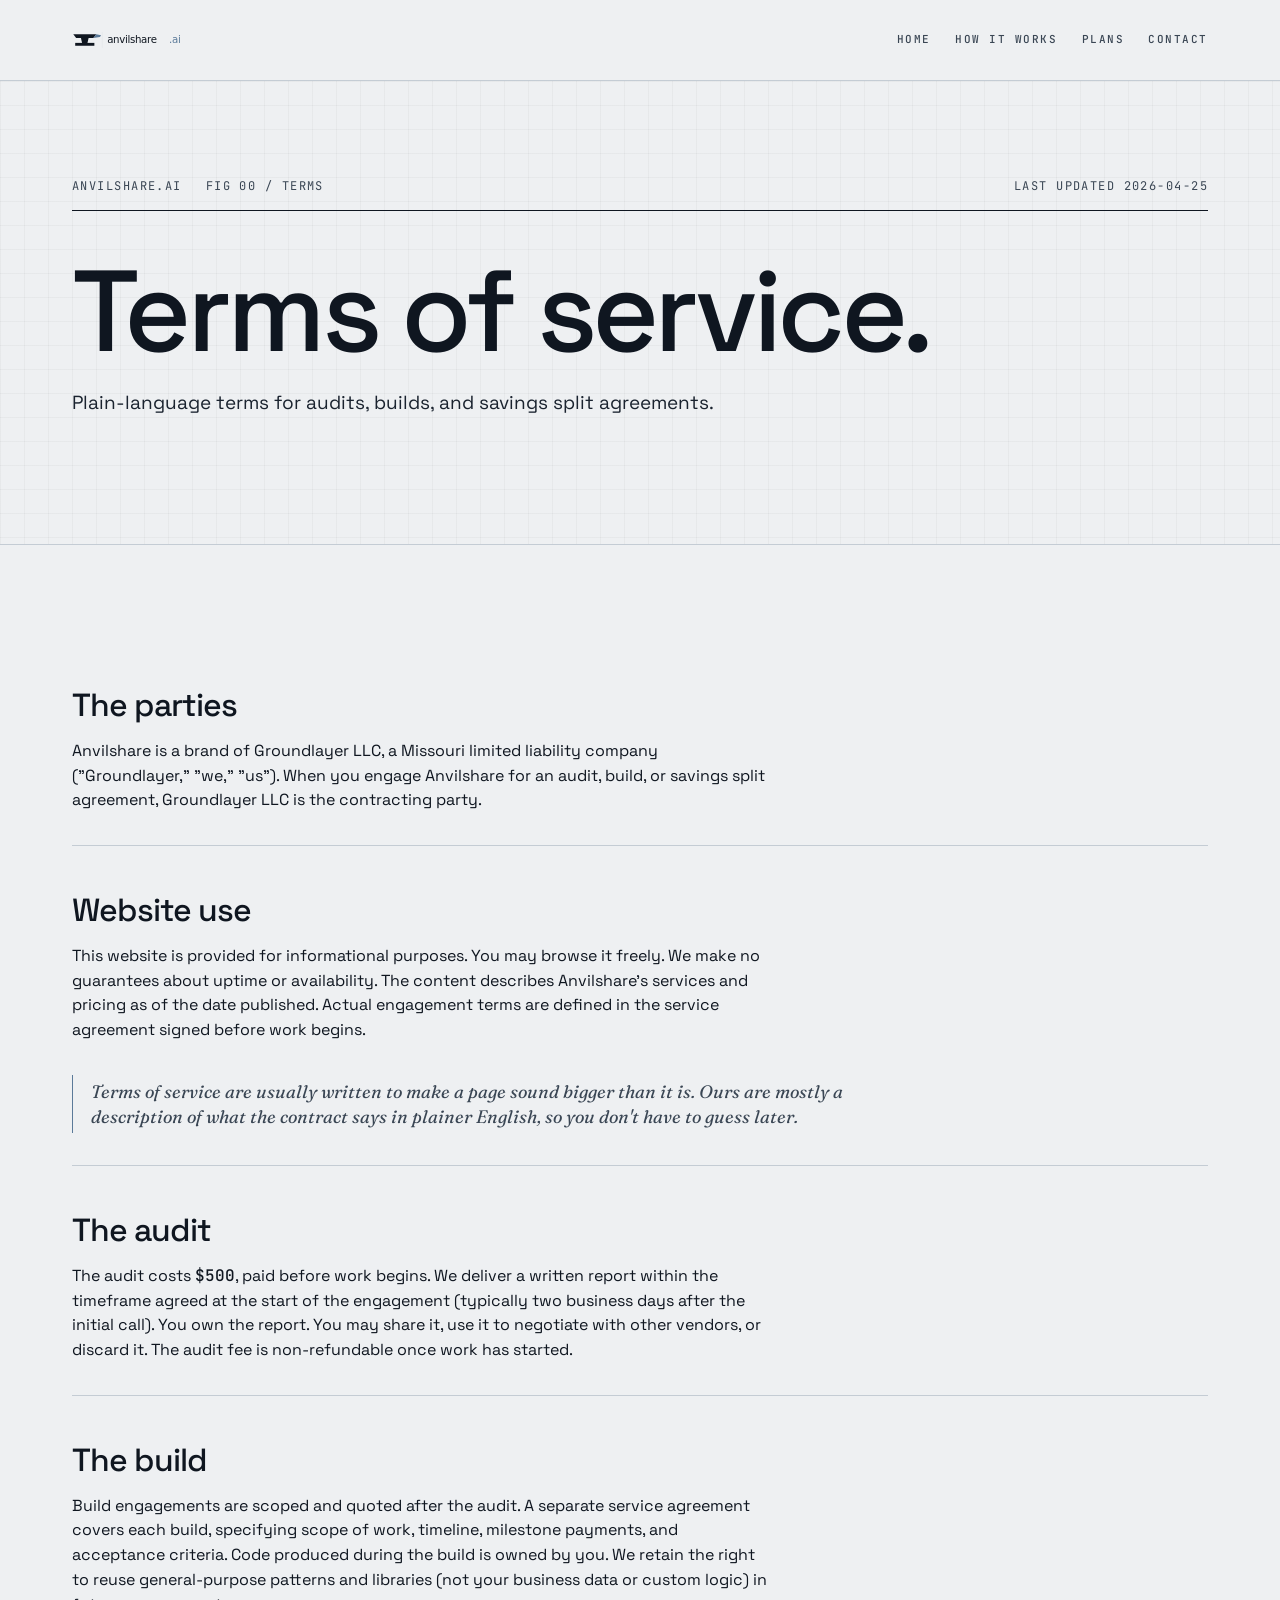
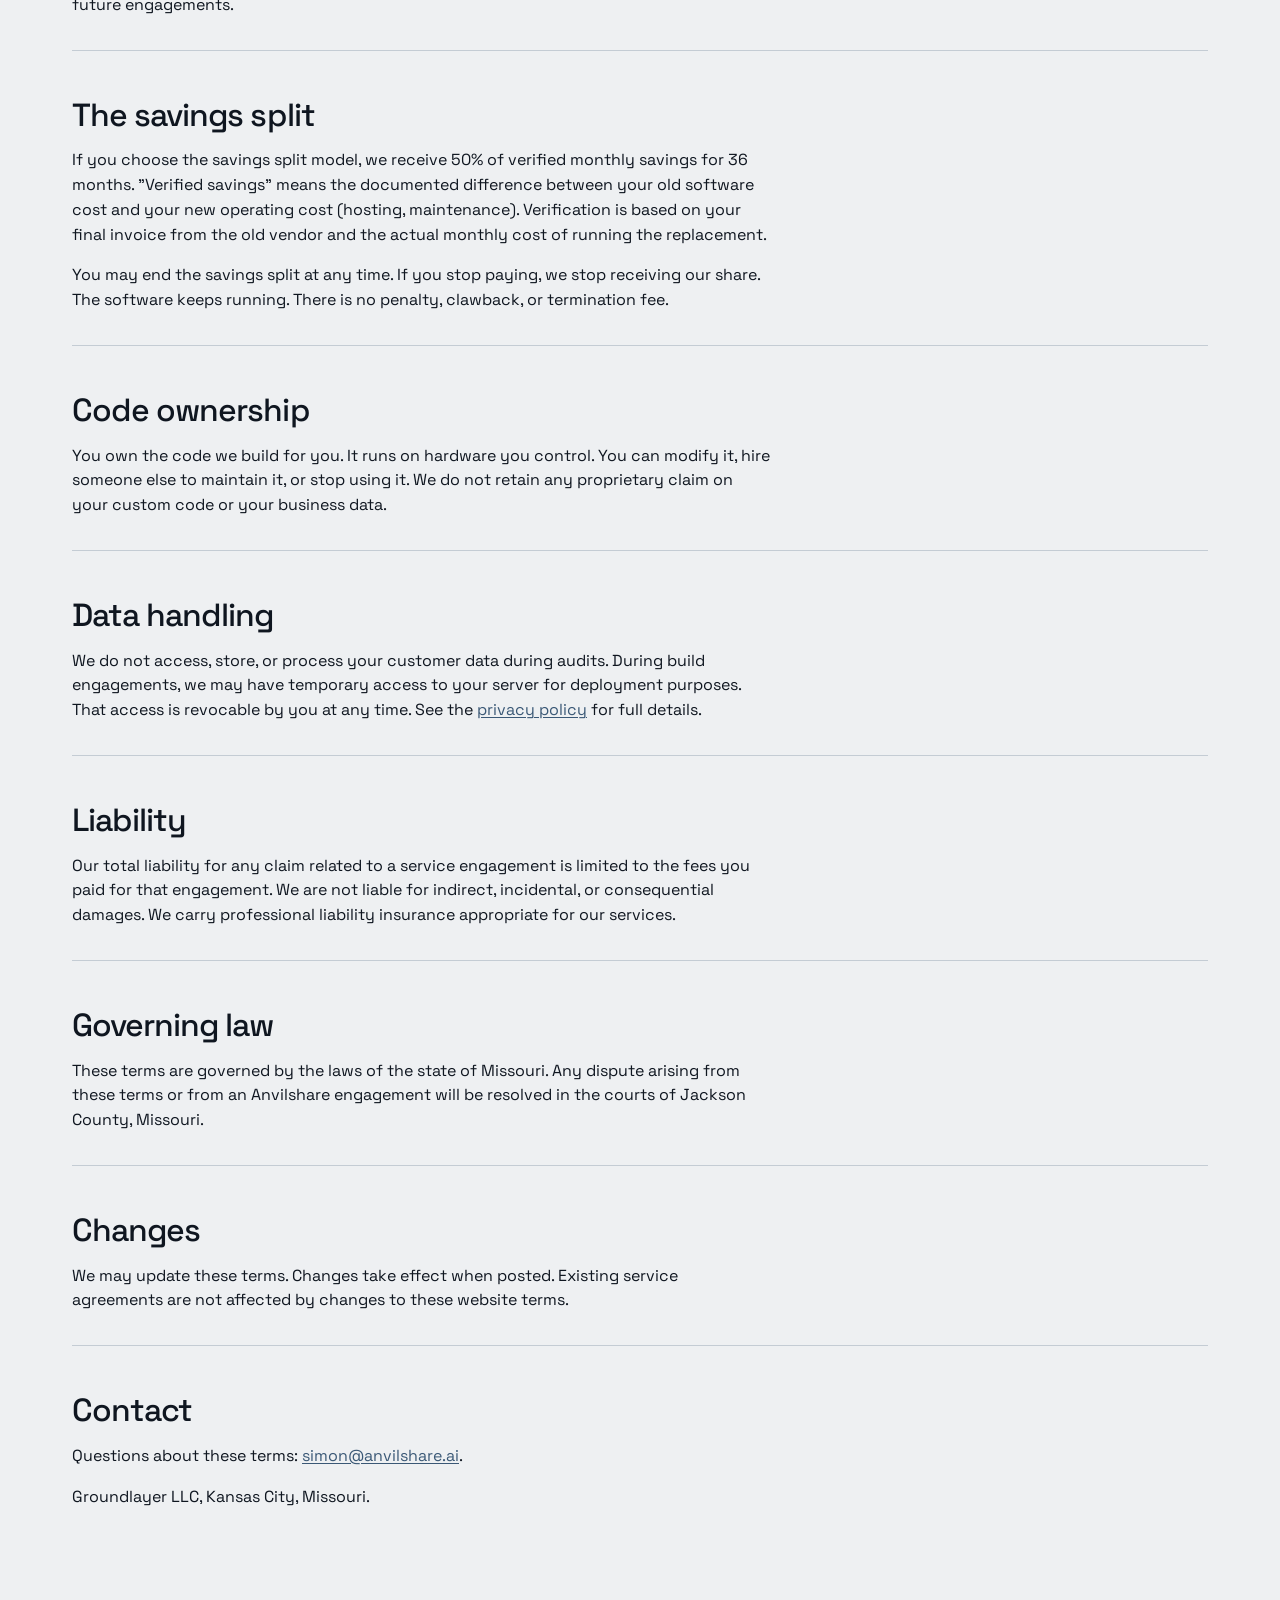
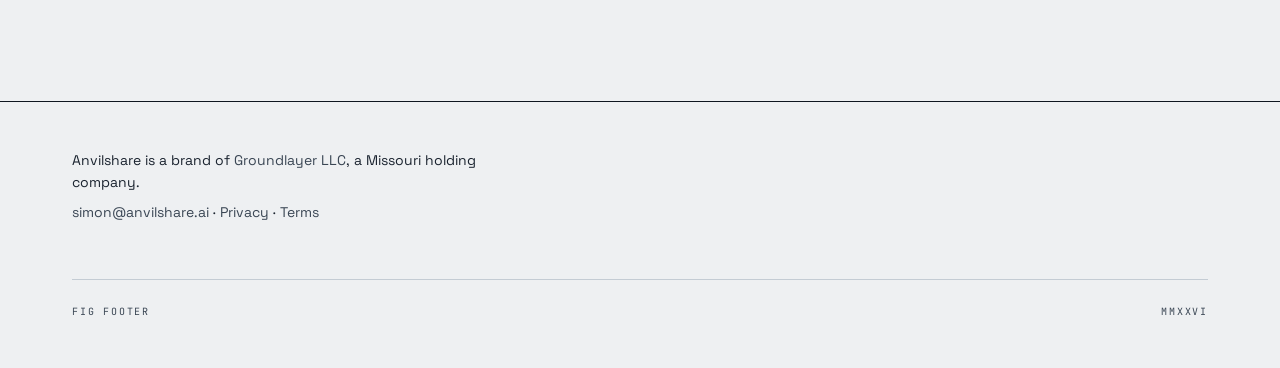
<file: terms.html>
<!DOCTYPE html>
<html lang="en">
<head>
  <meta charset="utf-8">
  <meta name="viewport" content="width=device-width, initial-scale=1">
  <title>Terms of service - anvilshare.ai</title>
  <meta name="description" content="Plain-language terms for audits, builds, and savings split agreements.">
  <meta property="og:title" content="Terms of Service - Anvilshare">
  <meta property="og:description" content="Service terms for Anvilshare audits and AI brain builds.">
  <meta property="og:url" content="https://anvilshare.ai/terms.html">
  <meta property="og:type" content="article">
  <meta name="twitter:card" content="summary">
  <script type="application/ld+json">
{
  "@context": "https://schema.org",
  "@type": "WebPage",
  "name": "Terms of Service",
  "url": "https://anvilshare.ai/terms.html",
  "isPartOf": { "@type": "WebSite", "name": "Anvilshare", "url": "https://anvilshare.ai/" },
  "dateModified": "2026-04-26"
}
</script>
  <link rel="canonical" href="https://anvilshare.ai/terms.html">
  <link rel="icon" href="/assets/favicon.svg" type="image/svg+xml">
  <link rel="preconnect" href="https://fonts.googleapis.com">
  <link rel="preconnect" href="https://fonts.gstatic.com" crossorigin>
  <link href="https://fonts.googleapis.com/css2?family=Space+Grotesk:wght@300;400;500;600&family=JetBrains+Mono:wght@400;500;600&family=Fraunces:ital,wght@0,400;0,500;1,400;1,500&display=swap" rel="stylesheet">
  <link rel="stylesheet" href="/css/site.css">
</head>
<body>

  <a href="#main" class="skip-link">Skip to content</a>

  <header class="site-header">
    <div class="wrap">
      <a href="/" aria-label="anvilshare.ai home">
        <img src="/assets/logo-primary.svg" alt="anvilshare.ai" class="site-logo" width="320" height="40">
      </a>
      <nav class="site-nav" aria-label="Main">
        <a href="/">Home</a>
        <a href="/how-it-works.html">How it works</a>
        <a href="/plans.html">Plans</a>
        <a href="/contact.html">Contact</a>
      </nav>
    </div>
  </header>

  <main id="main">

    <section class="hero">
      <div class="wrap">
        <div class="meta-row">
          <div class="l">
            <span>anvilshare.ai</span>
            <span>fig 00 / terms</span>
          </div>
          <div class="r">
            <span>last updated 2026-04-25</span>
          </div>
        </div>

        <h1 class="display">Terms of service.</h1>
        <p class="lede">Plain-language terms for audits, builds, and savings split agreements.</p>
      </div>
    </section>

    <section class="section legal">
      <div class="wrap">

        <h2>The parties</h2>
        <p>Anvilshare is a brand of Groundlayer LLC, a Missouri limited liability company ("Groundlayer," "we," "us"). When you engage Anvilshare for an audit, build, or savings split agreement, Groundlayer LLC is the contracting party.</p>

        <hr>

        <h2>Website use</h2>
        <p>This website is provided for informational purposes. You may browse it freely. We make no guarantees about uptime or availability. The content describes Anvilshare's services and pricing as of the date published. Actual engagement terms are defined in the service agreement signed before work begins.</p>

        <p class="aside">Terms of service are usually written to make a page sound bigger than it is. Ours are mostly a description of what the contract says in plainer English, so you don't have to guess later.</p>

        <hr>

        <h2>The audit</h2>
        <p>The audit costs <span class="mono-num">$500</span>, paid before work begins. We deliver a written report within the timeframe agreed at the start of the engagement (typically two business days after the initial call). You own the report. You may share it, use it to negotiate with other vendors, or discard it. The audit fee is non-refundable once work has started.</p>

        <hr>

        <h2>The build</h2>
        <p>Build engagements are scoped and quoted after the audit. A separate service agreement covers each build, specifying scope of work, timeline, milestone payments, and acceptance criteria. Code produced during the build is owned by you. We retain the right to reuse general-purpose patterns and libraries (not your business data or custom logic) in future engagements.</p>

        <hr>

        <h2>The savings split</h2>
        <p>If you choose the savings split model, we receive 50% of verified monthly savings for 36 months. "Verified savings" means the documented difference between your old software cost and your new operating cost (hosting, maintenance). Verification is based on your final invoice from the old vendor and the actual monthly cost of running the replacement.</p>
        <p>You may end the savings split at any time. If you stop paying, we stop receiving our share. The software keeps running. There is no penalty, clawback, or termination fee.</p>

        <hr>

        <h2>Code ownership</h2>
        <p>You own the code we build for you. It runs on hardware you control. You can modify it, hire someone else to maintain it, or stop using it. We do not retain any proprietary claim on your custom code or your business data.</p>

        <hr>

        <h2>Data handling</h2>
        <p>We do not access, store, or process your customer data during audits. During build engagements, we may have temporary access to your server for deployment purposes. That access is revocable by you at any time. See the <a href="/privacy.html">privacy policy</a> for full details.</p>

        <hr>

        <h2>Liability</h2>
        <p>Our total liability for any claim related to a service engagement is limited to the fees you paid for that engagement. We are not liable for indirect, incidental, or consequential damages. We carry professional liability insurance appropriate for our services.</p>

        <hr>

        <h2>Governing law</h2>
        <p>These terms are governed by the laws of the state of Missouri. Any dispute arising from these terms or from an Anvilshare engagement will be resolved in the courts of Jackson County, Missouri.</p>

        <hr>

        <h2>Changes</h2>
        <p>We may update these terms. Changes take effect when posted. Existing service agreements are not affected by changes to these website terms.</p>

        <hr>

        <h2>Contact</h2>
        <p>Questions about these terms: <a href="mailto:simon@anvilshare.ai">simon@anvilshare.ai</a>.</p>
        <p>Groundlayer LLC, Kansas City, Missouri.</p>

      </div>
    </section>

  </main>

  <footer class="site-footer">
    <div class="wrap">
      <div class="col">
        <p>Anvilshare is a brand of <a href="https://groundlayer.co">Groundlayer LLC</a>, a Missouri holding company.</p>
        <p><a href="mailto:simon@anvilshare.ai">simon@anvilshare.ai</a> &middot; <a href="/privacy.html">Privacy</a> &middot; <a href="/terms.html">Terms</a></p>
      </div>
      <div class="footer-fig">
        <span>fig footer</span>
        <span>MMXXVI</span>
      </div>
    </div>
  </footer>

</body>
</html>
</file>
<file: css/site.css>
/*
  anvilshare.ai - Shop manual stylesheet
  Built from refresh-2026-04-25/brand-guide.md
  Paper, ink, steel. Hairline rules. No shadows, no rounded cards, no gradients.
*/

/* ==========================================================================
   Tokens
   ========================================================================== */

:root {
  /* Color */
  --paper: #EEF0F2;
  --paper-2: #E3E7EB;
  --ink: #0F1620;
  --ink-2: #1A232F;
  --steel: #5B7A99;
  --steel-tint: #CDD9E4;
  --steel-deep: #3A5876;
  --graphite: #3A4654;
  --rust: #B85C2E;
  --rule: #C4CCD4;
  --rule-2: #AEB8C2;

  /* Typography */
  --font-display: "Space Grotesk", system-ui, -apple-system, sans-serif;
  --font-body: "Space Grotesk", system-ui, -apple-system, sans-serif;
  --font-mono: "JetBrains Mono", "Courier New", ui-monospace, monospace;
  --font-italic: "Fraunces", Georgia, serif;

  /* Type scale */
  --text-display: clamp(56px, 9vw, 128px);
  --text-h1: clamp(40px, 5vw, 56px);
  --text-h2: clamp(26px, 3vw, 32px);
  --text-h3: 22px;
  --text-body: 16px;
  --text-caption: 12px;
  --text-mono-label: 11px;
  --text-mono-tag: 10px;

  /* Spacing (8u rhythm) */
  --space-1: 8px;
  --space-2: 16px;
  --space-3: 24px;
  --space-4: 32px;
  --space-5: 48px;
  --space-6: 64px;
  --space-7: 96px;
  --space-8: 128px;

  /* Layout */
  --max-wrap: 1200px;
  --max-body: 680px;
}

/* ==========================================================================
   Reset & base
   ========================================================================== */

*,
*::before,
*::after {
  box-sizing: border-box;
}

html,
body {
  margin: 0;
  padding: 0;
}

html {
  -webkit-text-size-adjust: 100%;
}

body {
  font-family: var(--font-body);
  font-size: var(--text-body);
  line-height: 1.55;
  font-weight: 400;
  color: var(--ink);
  background: var(--paper);
  -webkit-font-smoothing: antialiased;
  text-rendering: optimizeLegibility;
}

img,
svg {
  display: block;
  max-width: 100%;
  height: auto;
}

/* Skip link */
.skip-link {
  position: absolute;
  left: -9999px;
  top: 0;
  background: var(--ink);
  color: var(--paper);
  padding: 8px 16px;
  font-family: var(--font-mono);
  font-size: 12px;
  letter-spacing: 0.14em;
  text-transform: uppercase;
  text-decoration: none;
  z-index: 100;
}

.skip-link:focus {
  left: 16px;
  top: 16px;
}

/* ==========================================================================
   Typography
   ========================================================================== */

h1,
h2,
h3,
h4,
h5,
h6 {
  font-family: var(--font-display);
  font-weight: 500;
  margin: 0;
  color: var(--ink);
  text-wrap: balance;
}

h1 {
  font-size: var(--text-h1);
  line-height: 1;
  letter-spacing: -0.035em;
}

h2 {
  font-size: var(--text-h2);
  line-height: 1.05;
  letter-spacing: -0.03em;
}

h3 {
  font-size: var(--text-h3);
  line-height: 1.2;
  letter-spacing: -0.02em;
}

h4 {
  font-size: 16px;
  line-height: 1.3;
  letter-spacing: -0.01em;
}

p {
  margin: 0 0 1em;
  max-width: var(--max-body);
}

p:last-child {
  margin-bottom: 0;
}

strong {
  font-weight: 500;
}

a {
  color: var(--steel-deep);
  text-decoration: underline;
  text-decoration-thickness: 1px;
  text-underline-offset: 2px;
}

a:hover,
a:focus {
  color: var(--ink);
}

a:focus-visible {
  outline: 2px solid var(--steel);
  outline-offset: 2px;
}

/* Mono utility */
.mono {
  font-family: var(--font-mono);
}

/* Mono label: corner tags, metadata, figure numbers */
.mono-label {
  display: inline-block;
  font-family: var(--font-mono);
  font-size: var(--text-mono-label);
  font-weight: 500;
  letter-spacing: 0.14em;
  text-transform: uppercase;
  color: var(--graphite);
}

.mono-tag {
  display: inline-block;
  font-family: var(--font-mono);
  font-size: var(--text-mono-tag);
  font-weight: 500;
  letter-spacing: 0.18em;
  text-transform: uppercase;
  color: var(--graphite);
}

/* Inline mono number for prices / time / dollar figures */
.mono-num {
  font-family: var(--font-mono);
  font-feature-settings: "tnum" 1;
  font-weight: 500;
  letter-spacing: 0;
}

/* Italic aside (Fraunces). One per page max. */
.aside {
  font-family: var(--font-italic);
  font-style: italic;
  font-weight: 400;
  font-size: 18px;
  line-height: 1.4;
  color: var(--graphite);
  max-width: 52ch;
  border-left: 1px solid var(--steel);
  padding: 4px 0 4px 18px;
  margin: var(--space-4) 0;
}

/* ==========================================================================
   Layout
   ========================================================================== */

.wrap {
  width: 100%;
  max-width: var(--max-wrap);
  margin: 0 auto;
  padding: 0 var(--space-4);
}

.section {
  padding: var(--space-7) 0;
  border-top: 1px solid var(--rule);
}

.section.tight {
  padding: var(--space-5) 0;
}

.section.no-rule {
  border-top: 0;
}

@media (max-width: 720px) {
  .section {
    padding: var(--space-6) 0;
  }
}

hr {
  border: 0;
  border-top: 1px solid var(--rule);
  margin: 0;
}

hr.heavy {
  border-top-color: var(--ink);
}

/* Grids */
.grid-2,
.grid-3 {
  display: grid;
  gap: var(--space-4);
}

.grid-2 {
  grid-template-columns: 1fr 1fr;
}

.grid-3 {
  grid-template-columns: repeat(3, 1fr);
}

@media (max-width: 720px) {
  .grid-2,
  .grid-3 {
    grid-template-columns: 1fr;
  }
}

/* ==========================================================================
   Header
   ========================================================================== */

.site-header {
  border-bottom: 1px solid var(--rule);
  background: var(--paper);
}

.site-header .wrap {
  display: flex;
  align-items: center;
  justify-content: space-between;
  gap: var(--space-3);
  padding-top: var(--space-3);
  padding-bottom: var(--space-3);
}

.site-logo {
  display: block;
  height: 32px;
  width: auto;
}

.site-nav {
  display: flex;
  gap: var(--space-3);
  flex-wrap: wrap;
}

.site-nav a {
  font-family: var(--font-mono);
  font-size: var(--text-mono-label);
  font-weight: 500;
  letter-spacing: 0.14em;
  text-transform: uppercase;
  color: var(--graphite);
  text-decoration: none;
  padding: 4px 0;
}

.site-nav a:hover,
.site-nav a:focus {
  color: var(--ink);
}

.site-nav a[aria-current="page"] {
  color: var(--ink);
  border-bottom: 1px solid var(--ink);
}

@media (max-width: 540px) {
  .site-header .wrap {
    flex-direction: column;
    align-items: flex-start;
  }
  .site-nav {
    gap: var(--space-2);
  }
}

/* ==========================================================================
   Hero
   ========================================================================== */

.hero {
  padding: var(--space-7) 0 var(--space-7);
  position: relative;
  background-image:
    linear-gradient(to right, rgba(15, 22, 32, 0.035) 1px, transparent 1px),
    linear-gradient(to bottom, rgba(15, 22, 32, 0.035) 1px, transparent 1px);
  background-size: 24px 24px;
  background-position: 0 0;
}

.hero .wrap {
  position: relative;
}

.hero h1.display,
.hero .display {
  font-family: var(--font-display);
  font-weight: 500;
  font-size: var(--text-display);
  line-height: 0.92;
  letter-spacing: -0.04em;
  margin: 0 0 var(--space-3);
  max-width: 14ch;
}

.hero .display em,
.hero .display .italic {
  font-family: var(--font-italic);
  font-style: italic;
  font-weight: 400;
  color: var(--steel-deep);
}

.hero .lede {
  font-size: 19px;
  line-height: 1.45;
  color: var(--ink-2);
  max-width: 56ch;
  margin: 0 0 var(--space-4);
}

.hero .meta-row {
  display: flex;
  justify-content: space-between;
  align-items: flex-end;
  border-bottom: 1px solid var(--ink);
  padding-bottom: 14px;
  margin-bottom: var(--space-5);
  gap: var(--space-3);
  flex-wrap: wrap;
}

.hero .meta-row .l,
.hero .meta-row .r {
  display: flex;
  gap: var(--space-3);
  font-family: var(--font-mono);
  font-size: var(--text-caption);
  letter-spacing: 0.12em;
  text-transform: uppercase;
  color: var(--graphite);
}

@media (max-width: 720px) {
  .hero {
    padding: var(--space-6) 0;
  }
}

/* ==========================================================================
   Plates (engineering-drawing cards)
   ========================================================================== */

.plate {
  position: relative;
  background: var(--paper);
  border: 1px solid var(--rule);
  padding: var(--space-5) var(--space-4) var(--space-4);
}

.plate.dark {
  background: var(--ink);
  border-color: var(--ink);
  color: var(--paper);
}

.plate.dark h3,
.plate.dark h2 {
  color: var(--paper);
}

.plate.steel {
  background: var(--steel);
  border-color: var(--steel-deep);
  color: var(--paper);
}

.plate.steel h3,
.plate.steel h2 {
  color: var(--paper);
}

.plate .corner {
  position: absolute;
  font-family: var(--font-mono);
  font-size: var(--text-mono-tag);
  font-weight: 500;
  letter-spacing: 0.14em;
  text-transform: uppercase;
  color: var(--graphite);
  padding: 10px 12px;
}

.plate.dark .corner,
.plate.steel .corner {
  color: rgba(238, 240, 242, 0.6);
}

.plate .corner.tl { top: 0; left: 0; }
.plate .corner.tr { top: 0; right: 0; }
.plate .corner.bl { bottom: 0; left: 0; }
.plate .corner.br { bottom: 0; right: 0; }

.plate-body {
  padding-top: var(--space-3);
}

.plate-body > h3 {
  margin: 0 0 var(--space-2);
}

.plate-body > p {
  margin: 0;
}

@media (max-width: 540px) {
  .plate .corner.bl,
  .plate .corner.br {
    position: static;
    display: inline-block;
    color: var(--graphite);
    padding: 0;
    margin-top: var(--space-2);
  }
}

/* ==========================================================================
   Buttons
   ========================================================================== */

.cta-row {
  display: flex;
  flex-wrap: wrap;
  gap: var(--space-2);
  align-items: center;
  margin-top: var(--space-3);
}

.btn {
  display: inline-flex;
  align-items: center;
  gap: 8px;
  font-family: var(--font-mono);
  font-size: 12px;
  font-weight: 500;
  letter-spacing: 0.12em;
  text-transform: uppercase;
  padding: 14px 18px;
  border: 1px solid var(--ink);
  text-decoration: none;
  cursor: pointer;
  transition: background 120ms ease, color 120ms ease, border-color 120ms ease;
  background: transparent;
  color: var(--ink);
}

.btn-primary {
  background: var(--ink);
  color: var(--paper);
}

.btn-primary:hover,
.btn-primary:focus {
  background: var(--steel-deep);
  border-color: var(--steel-deep);
  color: var(--paper);
}

.btn-secondary {
  background: transparent;
  color: var(--ink);
}

.btn-secondary:hover,
.btn-secondary:focus {
  background: var(--ink);
  color: var(--paper);
}

.cta-aside {
  font-size: 14px;
  color: var(--graphite);
}

/* ==========================================================================
   Numbered list (mono "01", "02", "03" prefixes)
   ========================================================================== */

.num-list {
  list-style: none;
  padding: 0;
  margin: 0;
  display: grid;
  gap: var(--space-3);
}

.num-list > li {
  display: grid;
  grid-template-columns: 48px 1fr;
  gap: var(--space-3);
  align-items: baseline;
}

.num-list > li::before {
  content: attr(data-num);
  font-family: var(--font-mono);
  font-size: var(--text-mono-label);
  font-weight: 500;
  letter-spacing: 0.14em;
  text-transform: uppercase;
  color: var(--steel-deep);
}

/* Stripped list for "what's replaceable" two-col copy */
.flat-list {
  list-style: none;
  padding: 0;
  margin: 0;
  display: grid;
  gap: var(--space-4);
}

.flat-list h4 {
  font-family: var(--font-mono);
  font-size: var(--text-mono-label);
  font-weight: 500;
  letter-spacing: 0.14em;
  text-transform: uppercase;
  color: var(--steel-deep);
  margin: 0 0 var(--space-1);
}

.flat-list p {
  margin: 0;
}

/* Plain paragraph list, no bullets */
.bare-list {
  list-style: none;
  padding: 0;
  margin: 0 0 1em;
}

.bare-list > li {
  margin: 0 0 var(--space-2);
  max-width: var(--max-body);
}

/* ==========================================================================
   Tables
   ========================================================================== */

.table-wrap {
  overflow-x: auto;
  border: 1px solid var(--rule);
}

table {
  width: 100%;
  border-collapse: collapse;
  font-size: 15px;
}

th,
td {
  text-align: left;
  vertical-align: top;
  padding: var(--space-3);
  border-bottom: 1px solid var(--rule);
}

thead th {
  font-family: var(--font-mono);
  font-size: var(--text-mono-label);
  font-weight: 500;
  letter-spacing: 0.14em;
  text-transform: uppercase;
  color: var(--graphite);
  background: var(--paper-2);
  border-bottom: 1px solid var(--rule-2);
}

tbody tr:last-child th,
tbody tr:last-child td {
  border-bottom: 0;
}

/* ==========================================================================
   Footer
   ========================================================================== */

.site-footer {
  margin-top: var(--space-7);
  border-top: 1px solid var(--ink);
  padding: var(--space-5) 0 var(--space-5);
}

.site-footer .wrap {
  display: flex;
  justify-content: space-between;
  align-items: flex-start;
  gap: var(--space-3);
  flex-wrap: wrap;
}

.site-footer .col {
  font-family: var(--font-mono);
  font-size: var(--text-mono-label);
  letter-spacing: 0.12em;
  text-transform: uppercase;
  color: var(--graphite);
}

.site-footer .col p {
  margin: 0 0 var(--space-1);
  font-family: var(--font-body);
  font-size: 14px;
  letter-spacing: 0;
  text-transform: none;
  color: var(--ink-2);
  max-width: 50ch;
}

.site-footer .col a {
  color: var(--graphite);
  text-decoration: none;
}

.site-footer .col a:hover,
.site-footer .col a:focus {
  color: var(--ink);
}

.site-footer .footer-fig {
  margin-top: var(--space-3);
  padding-top: var(--space-3);
  border-top: 1px solid var(--rule);
  width: 100%;
  display: flex;
  justify-content: space-between;
  font-family: var(--font-mono);
  font-size: var(--text-mono-tag);
  letter-spacing: 0.18em;
  text-transform: uppercase;
  color: var(--graphite);
}

/* ==========================================================================
   Misc utilities
   ========================================================================== */

.text-graphite {
  color: var(--graphite);
}

.lede {
  font-size: 19px;
  line-height: 1.45;
  color: var(--ink-2);
  max-width: 56ch;
}

.eyebrow {
  display: inline-flex;
  align-items: center;
  gap: 8px;
  font-family: var(--font-mono);
  font-size: var(--text-mono-label);
  font-weight: 500;
  letter-spacing: 0.16em;
  text-transform: uppercase;
  color: var(--graphite);
  margin-bottom: var(--space-2);
}

.eyebrow::before {
  content: "";
  width: 18px;
  height: 1px;
  background: var(--graphite);
}

.section-title {
  margin-top: var(--space-2);
  margin-bottom: var(--space-4);
  max-width: 22ch;
}

.measure-row {
  display: grid;
  grid-template-columns: 1fr 2fr;
  gap: var(--space-5);
  align-items: start;
}

@media (max-width: 720px) {
  .measure-row {
    grid-template-columns: 1fr;
    gap: var(--space-3);
  }
}

.legal h2 {
  margin-top: var(--space-5);
  margin-bottom: var(--space-2);
}

.legal h3 {
  margin-top: var(--space-3);
  margin-bottom: var(--space-1);
}

.legal p {
  max-width: 70ch;
}

.legal hr {
  margin: var(--space-4) 0;
}

/* Reduced motion respect (we use very little motion, but be polite) */
@media (prefers-reduced-motion: reduce) {
  *,
  *::before,
  *::after {
    transition: none !important;
    animation: none !important;
  }
}
</file>
